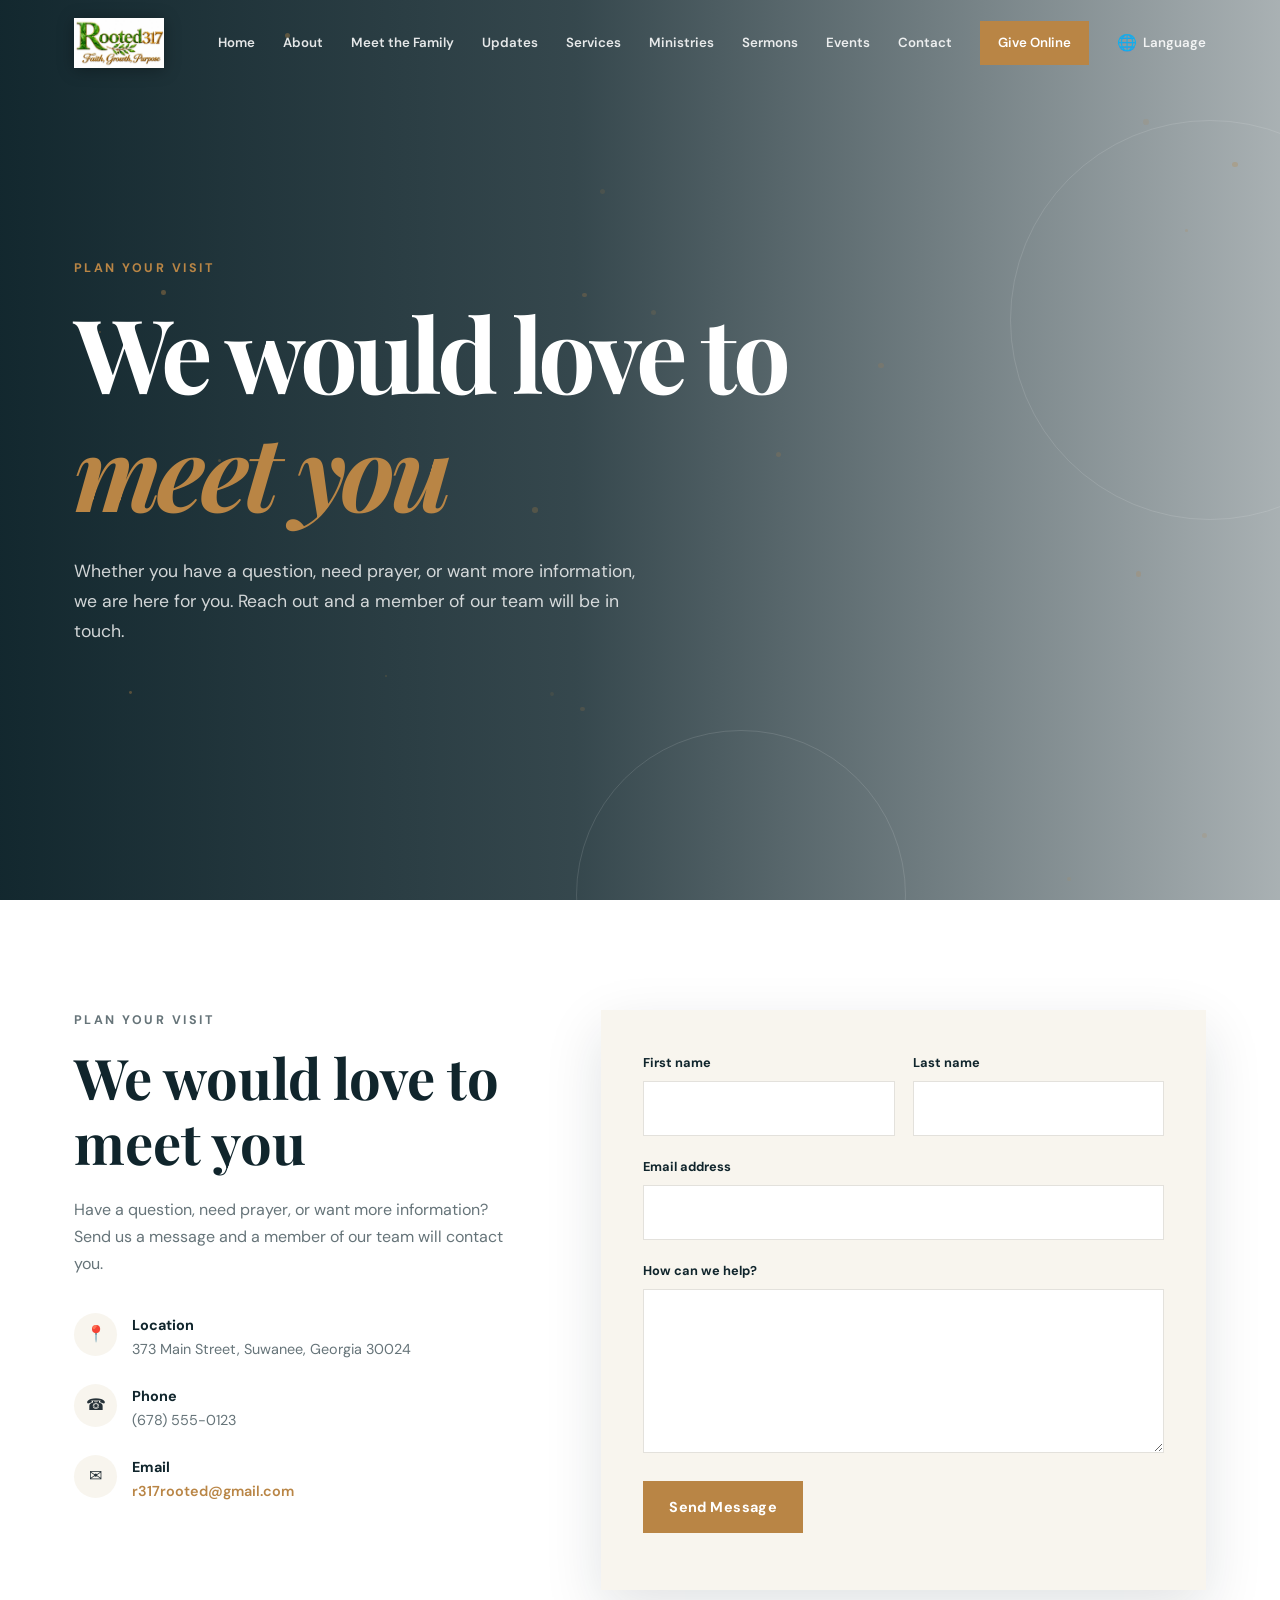
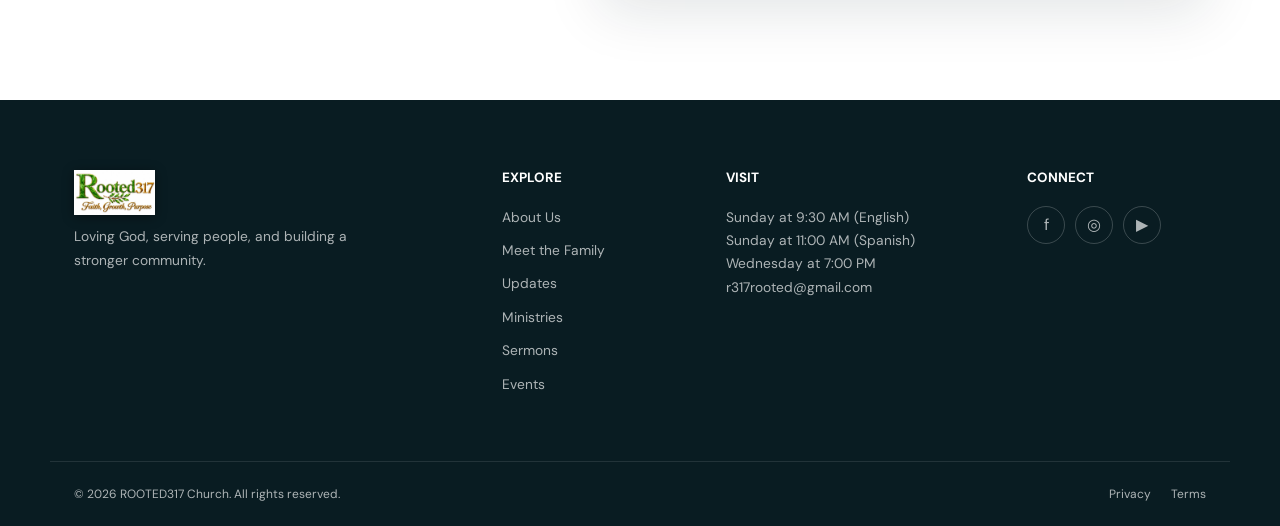
<file: contact.html>
<!DOCTYPE html>
<html lang="en">
<head>
  <meta charset="UTF-8" />
  <meta name="viewport" content="width=device-width, initial-scale=1.0, viewport-fit=cover" />
  <link rel="icon" type="image/png" sizes="32x32" href="favicon-32.png" />
  <link rel="icon" type="image/png" sizes="192x192" href="favicon.png" />
  <link rel="apple-touch-icon" href="apple-touch-icon.png" />
  <meta name="theme-color" content="#10252c" />
  <meta
    name="description"
    content="Contact ROOTED317 Church — get in touch, ask questions, request prayer, or plan your visit. We would love to hear from you."
  />
  <title>Contact — ROOTED317 Church</title>

  <link rel="preconnect" href="https://fonts.googleapis.com" />
  <link rel="preconnect" href="https://fonts.gstatic.com" crossorigin />
  <link
    href="https://fonts.googleapis.com/css2?family=DM+Sans:wght@400;500;600;700&family=Playfair+Display:wght@600;700&display=swap"
    rel="stylesheet"
  />

  <link rel="stylesheet" href="language-selector.css" />
  <link rel="stylesheet" href="style.css" />
</head>

<body>
  <!-- Navigation -->
  <header class="header" id="header">
    <nav class="navbar container">
      <a href="index.html" class="logo">
        <img src="ROOTED-logo.jpg" alt="ROOTED317 Logo" class="logo-img">
      </a>

      <button
        class="menu-button"
        id="menuButton"
        aria-label="Open navigation menu"
        aria-expanded="false"
      >
        <span></span>
        <span></span>
        <span></span>
      </button>

      <div class="nav-menu" id="navMenu">
        <a href="index.html">Home</a>
        <a href="about.html">About</a>
        <a href="meet-the-family.html">Meet the Family</a>
        <a href="updates.html">Updates</a>
        <a href="services.html">Services</a>
        <a href="ministries.html">Ministries</a>
        <a href="sermons.html">Sermons</a>
        <a href="events.html">Events</a>
        <a href="contact.html" class="active">Contact</a>
        <a href="give.html" class="nav-button">Give Online</a>
      </div>
    </nav>
  </header>

  <main>
    <!-- Hero -->
    <section class="hero" id="home">
      <div class="hero-overlay"></div>
      <div class="hero-shape hero-shape-one"></div>
      <div class="hero-shape hero-shape-two"></div>

      <div class="container hero-content">
        <p class="eyebrow hero-animation">
          Plan your visit
        </p>

        <h1 class="hero-animation">
          We would love to
          <span>meet you</span>
        </h1>

        <p class="hero-description hero-animation">
          Whether you have a question, need prayer, or want more
          information, we are here for you. Reach out and a member
          of our team will be in touch.
        </p>
      </div>
    </section>

    <!-- Contact -->
    <section class="section contact-section" id="contact">
      <div class="container contact-grid">
        <div class="contact-content reveal-left">
          <p class="eyebrow">Plan your visit</p>
          <h2>We would love to meet you</h2>

          <p>
            Have a question, need prayer, or want more information?
            Send us a message and a member of our team will contact you.
          </p>

          <div class="contact-details">
            <div>
              <span>📍</span>
              <p>
                <strong>Location</strong>
                373 Main Street, Suwanee, Georgia 30024
              </p>
            </div>

            <div>
              <span>☎</span>
              <p>
                <strong>Phone</strong>
                (678) 555-0123
              </p>
            </div>

            <div>
              <span>✉</span>
              <p>
                <strong>Email</strong>
                <a href="mailto:r317rooted@gmail.com">r317rooted@gmail.com</a>
              </p>
            </div>
          </div>
        </div>

        <form class="contact-form reveal-right" id="contactForm">
          <div class="form-row">
            <div class="form-group">
              <label for="firstName">First name</label>
              <input
                type="text"
                id="firstName"
                name="firstName"
                required
              />
            </div>

            <div class="form-group">
              <label for="lastName">Last name</label>
              <input
                type="text"
                id="lastName"
                name="lastName"
                required
              />
            </div>
          </div>

          <div class="form-group">
            <label for="email">Email address</label>
            <input
              type="email"
              id="email"
              name="email"
              required
            />
          </div>

          <div class="form-group">
            <label for="message">How can we help?</label>
            <textarea
              id="message"
              name="message"
              rows="5"
              required
            ></textarea>
          </div>

          <button type="submit" class="button button-primary">
            Send Message
          </button>

          <p class="form-message" id="formMessage"></p>
        </form>
      </div>
    </section>
  </main>

  <!-- Footer -->
  <footer class="footer">
    <div class="container footer-grid">
      <div>
        <a href="index.html" class="logo footer-logo">
          <img src="ROOTED-logo.jpg" alt="ROOTED317 Logo" class="logo-img">
        </a>

        <p>
          Loving God, serving people, and building a stronger community.
        </p>
      </div>

      <div>
        <h3>Explore</h3>
        <a href="about.html">About Us</a>
        <a href="meet-the-family.html">Meet the Family</a>
        <a href="updates.html">Updates</a>
        <a href="ministries.html">Ministries</a>
        <a href="sermons.html">Sermons</a>
        <a href="events.html">Events</a>
      </div>

      <div>
        <h3>Visit</h3>
        <p>Sunday at 9:30 AM (English)</p>
        <p>Sunday at 11:00 AM (Spanish)</p>
        <p>Wednesday at 7:00 PM</p>
        <p>
          <a href="mailto:r317rooted@gmail.com">r317rooted@gmail.com</a>
        </p>
      </div>

      <div>
        <h3>Connect</h3>
        <div class="social-links">
          <a href="https://www.facebook.com/share/p/1F45ZCB2Nk/" target="_blank" rel="noopener noreferrer" aria-label="Facebook">f</a>
          <a href="#" aria-label="Instagram">◎</a>
          <a href="https://www.youtube.com/live/7pUGcycP3KI" target="_blank" rel="noopener" aria-label="YouTube">▶</a>
        </div>
      </div>
    </div>

    <div class="container footer-bottom">
      <p>
        © <span id="currentYear"></span> ROOTED317 Church.
        All rights reserved.
      </p>

      <div>
        <a href="#">Privacy</a>
        <a href="#">Terms</a>
      </div>
    </div>
  </footer>

  <script src="language-selector.js"></script>
  <script src="script.js"></script>

</body>
</html>
</file>
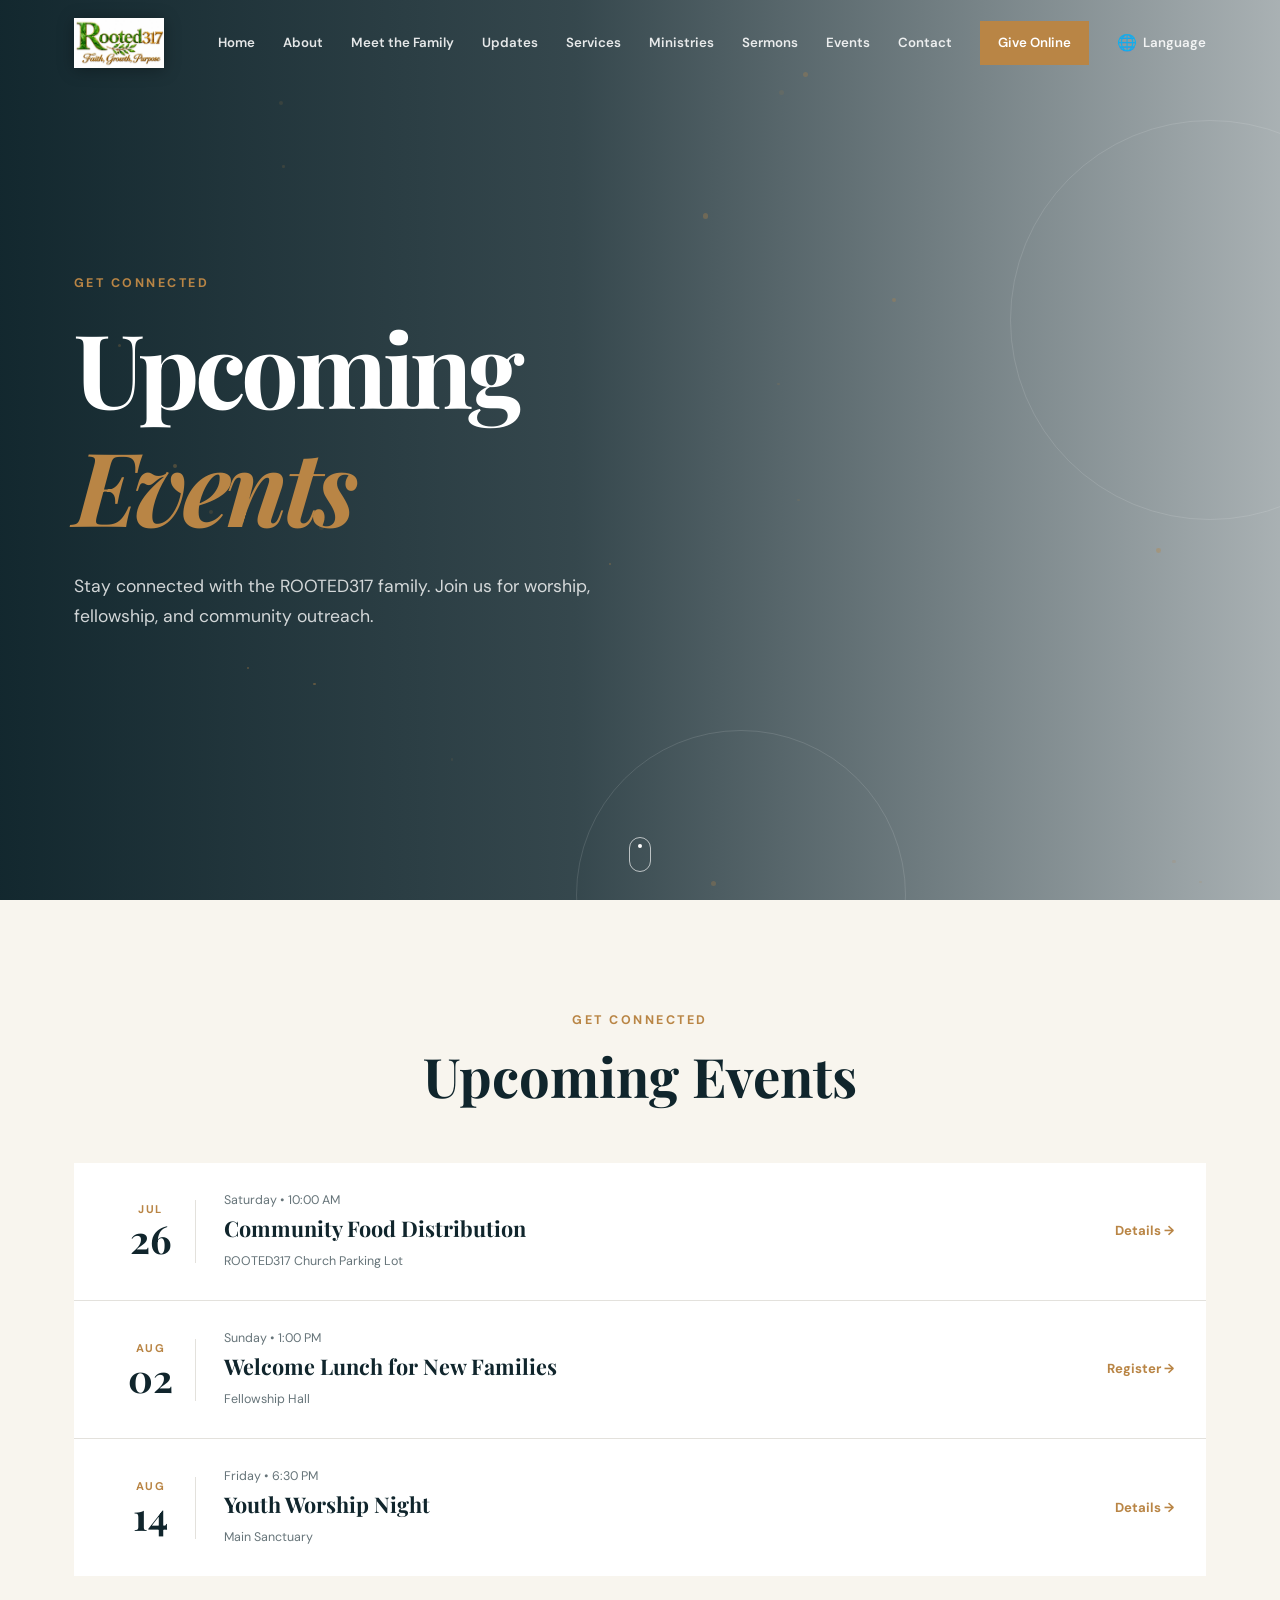
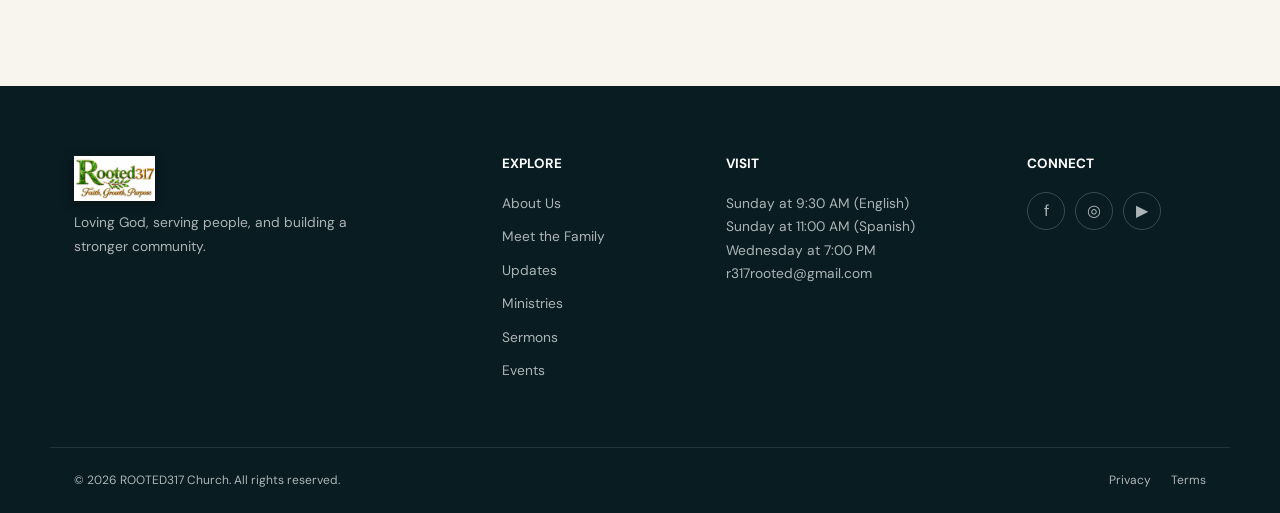
<file: events.html>
<!DOCTYPE html>
<html lang="en">
<head>
  <meta charset="UTF-8" />

  <meta
    name="viewport"
    content="width=device-width, initial-scale=1.0, viewport-fit=cover"
  />
  <link rel="icon" type="image/png" sizes="32x32" href="favicon-32.png" />
  <link rel="icon" type="image/png" sizes="192x192" href="favicon.png" />
  <link rel="apple-touch-icon" href="apple-touch-icon.png" />
  <meta name="theme-color" content="#10252c" />

  <meta
    name="description"
    content="Upcoming events at ROOTED317 Church. Join us for community gatherings, worship nights, and more."
  />

  <title>Events — ROOTED317 Church</title>

  <link rel="preconnect" href="https://fonts.googleapis.com" />
  <link rel="preconnect" href="https://fonts.gstatic.com" crossorigin />

  <link
    href="https://fonts.googleapis.com/css2?family=DM+Sans:wght@400;500;600;700&family=Playfair+Display:wght@600;700&display=swap"
    rel="stylesheet"
  />

  <link rel="stylesheet" href="language-selector.css" />
  <link rel="stylesheet" href="style.css" />
</head>

<body>
  <!-- Navigation -->
  <header class="header" id="header">
    <nav class="navbar container">
      <a href="index.html" class="logo">
        <img src="ROOTED-logo.jpg" alt="ROOTED317 Logo" class="logo-img">
      </a>

      <button
        class="menu-button"
        id="menuButton"
        aria-label="Open navigation menu"
        aria-expanded="false"
      >
        <span></span>
        <span></span>
        <span></span>
      </button>

      <div class="nav-menu" id="navMenu">
        <a href="index.html">Home</a>
        <a href="about.html">About</a>
        <a href="meet-the-family.html">Meet the Family</a>
        <a href="updates.html">Updates</a>
        <a href="services.html">Services</a>
        <a href="ministries.html">Ministries</a>
        <a href="sermons.html">Sermons</a>
        <a href="events.html" class="active">Events</a>
        <a href="contact.html">Contact</a>
        <a href="give.html" class="nav-button">Give Online</a>
      </div>
    </nav>
  </header>

  <main>
    <!-- Hero -->
    <section class="hero" id="home">
      <div class="hero-overlay"></div>

      <div class="hero-shape hero-shape-one"></div>
      <div class="hero-shape hero-shape-two"></div>

      <div class="container hero-content">
        <p class="eyebrow hero-animation">
          Get connected
        </p>

        <h1 class="hero-animation">
          Upcoming
          <span>Events</span>
        </h1>

        <p class="hero-description hero-animation">
          Stay connected with the ROOTED317 family. Join us for worship,
          fellowship, and community outreach.
        </p>
      </div>

      <a href="#events" class="scroll-indicator" aria-label="Scroll down">
        <span></span>
      </a>
    </section>

    <!-- Events -->
    <section class="section events-section" id="events">
      <div class="container">
        <div class="section-heading reveal">
          <p class="eyebrow">Get connected</p>
          <h2>Upcoming Events</h2>
        </div>

        <div class="event-list">
          <article class="event-item reveal">
            <div class="event-date">
              <span>JUL</span>
              <strong>26</strong>
            </div>

            <div class="event-information">
              <p>Saturday • 10:00 AM</p>
              <h3>Community Food Distribution</h3>
              <span>ROOTED317 Church Parking Lot</span>
            </div>

            <a href="contact.html">Details →</a>
          </article>

          <article class="event-item reveal">
            <div class="event-date">
              <span>AUG</span>
              <strong>02</strong>
            </div>

            <div class="event-information">
              <p>Sunday • 1:00 PM</p>
              <h3>Welcome Lunch for New Families</h3>
              <span>Fellowship Hall</span>
            </div>

            <a href="contact.html">Register →</a>
          </article>

          <article class="event-item reveal">
            <div class="event-date">
              <span>AUG</span>
              <strong>14</strong>
            </div>

            <div class="event-information">
              <p>Friday • 6:30 PM</p>
              <h3>Youth Worship Night</h3>
              <span>Main Sanctuary</span>
            </div>

            <a href="contact.html">Details →</a>
          </article>
        </div>
      </div>
    </section>
  </main>

  <!-- Footer -->
  <footer class="footer">
    <div class="container footer-grid">
      <div>
        <a href="index.html" class="logo footer-logo">
          <img src="ROOTED-logo.jpg" alt="ROOTED317 Logo" class="logo-img">
        </a>

        <p>
          Loving God, serving people, and building a stronger community.
        </p>
      </div>

      <div>
        <h3>Explore</h3>
        <a href="about.html">About Us</a>
        <a href="meet-the-family.html">Meet the Family</a>
        <a href="updates.html">Updates</a>
        <a href="ministries.html">Ministries</a>
        <a href="sermons.html">Sermons</a>
        <a href="events.html">Events</a>
      </div>

      <div>
        <h3>Visit</h3>
        <p>Sunday at 9:30 AM (English)</p>
        <p>Sunday at 11:00 AM (Spanish)</p>
        <p>Wednesday at 7:00 PM</p>
        <p>
          <a href="mailto:r317rooted@gmail.com">r317rooted@gmail.com</a>
        </p>
      </div>

      <div>
        <h3>Connect</h3>
        <div class="social-links">
          <a href="https://www.facebook.com/share/p/1F45ZCB2Nk/" target="_blank" rel="noopener noreferrer" aria-label="Facebook">f</a>
          <a href="#" aria-label="Instagram">◎</a>
          <a href="https://www.youtube.com/live/7pUGcycP3KI" target="_blank" rel="noopener" aria-label="YouTube">▶</a>
        </div>
      </div>
    </div>

    <div class="container footer-bottom">
      <p>
        © <span id="currentYear"></span> ROOTED317 Church.
        All rights reserved.
      </p>

      <div>
        <a href="#">Privacy</a>
        <a href="#">Terms</a>
      </div>
    </div>
  </footer>

  <script src="language-selector.js"></script>
  <script src="script.js"></script>
</body>
</html>
</file>
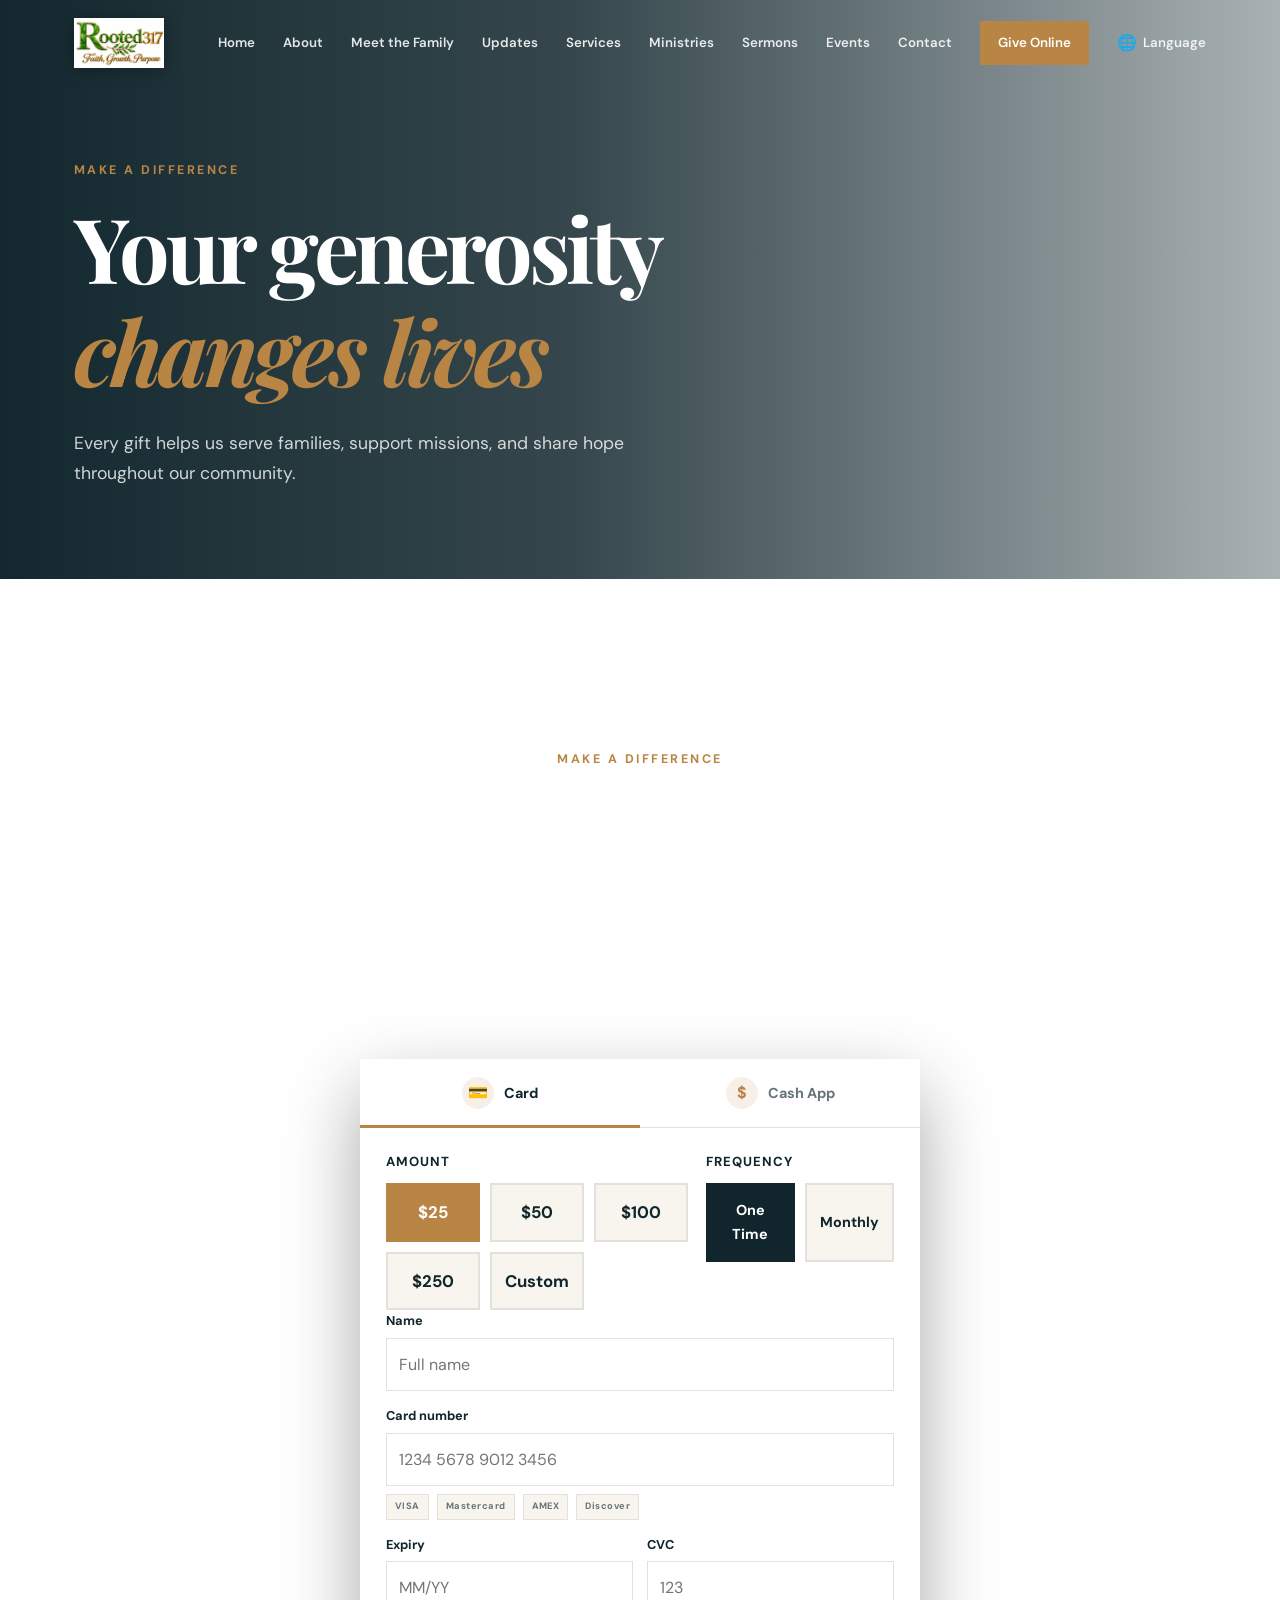
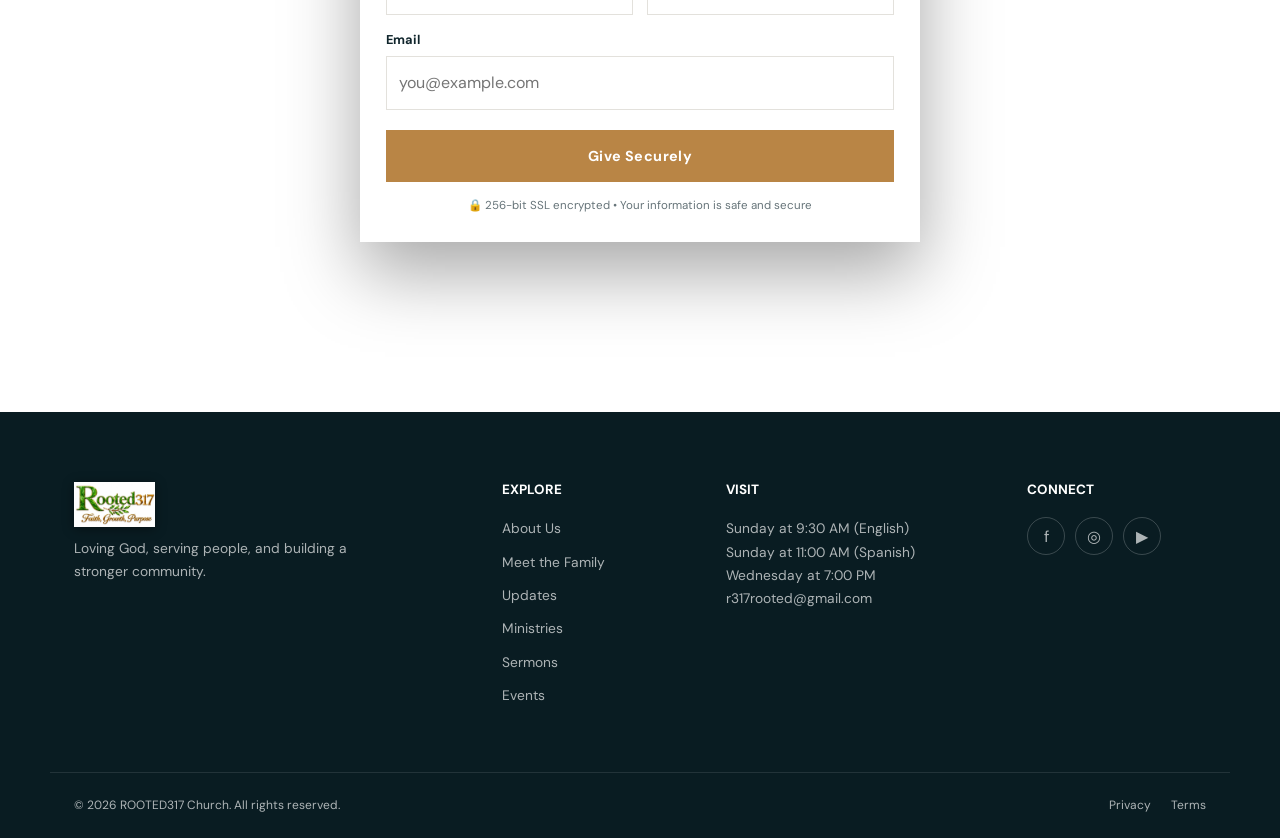
<file: give.html>
<!DOCTYPE html>
<html lang="en">
<head>
  <meta charset="UTF-8" />

  <meta
    name="viewport"
    content="width=device-width, initial-scale=1.0, viewport-fit=cover"
  />
  <link rel="icon" type="image/png" sizes="32x32" href="favicon-32.png" />
  <link rel="icon" type="image/png" sizes="192x192" href="favicon.png" />
  <link rel="apple-touch-icon" href="apple-touch-icon.png" />
  <meta name="theme-color" content="#10252c" />

  <meta
    name="description"
    content="Give online to ROOTED317 Church. Your generosity helps us serve families, support missions, and share hope throughout our community."
  />

  <title>Give — ROOTED317 Church</title>

  <link rel="preconnect" href="https://fonts.googleapis.com" />
  <link rel="preconnect" href="https://fonts.gstatic.com" crossorigin />

  <link
    href="https://fonts.googleapis.com/css2?family=DM+Sans:wght@400;500;600;700&family=Playfair+Display:wght@600;700&display=swap"
    rel="stylesheet"
  />

  <link rel="stylesheet" href="language-selector.css" />
  <link rel="stylesheet" href="style.css" />

  <style>
    .give-hero {
      align-items: center;
      background:
        url("https://images.unsplash.com/photo-1559027615-cd4628902d4a?auto=format&fit=crop&w=1800&q=80")
        center / cover no-repeat;
      color: var(--white);
      display: flex;
      min-height: 55vh;
      overflow: hidden;
      padding-block: 160px 90px;
      position: relative;
    }

    .give-hero-overlay {
      background:
        linear-gradient(
          90deg,
          rgba(9, 31, 38, 0.96) 0%,
          rgba(9, 31, 38, 0.82) 45%,
          rgba(9, 31, 38, 0.35) 100%
        );
      inset: 0;
      position: absolute;
    }

    .give-hero-content {
      position: relative;
      z-index: 2;
    }

    .give-hero h1 {
      color: var(--white);
      font-size: clamp(2.2rem, 7vw, 5.8rem);
      letter-spacing: -0.045em;
      max-width: 760px;
    }

    .give-hero h1 span {
      color: var(--primary);
      display: block;
      font-style: italic;
    }

    .give-hero-description {
      color: rgba(255, 255, 255, 0.8);
      font-size: 1.1rem;
      margin: 28px 0 0;
      max-width: 570px;
    }

    .give-page-section {
      background: var(--bg-light);
      padding-block: 80px;
    }

    .give-page-section .giving-widget {
      margin: 40px auto 0;
      max-width: 560px;
    }
  </style>
</head>

<body>
  <!-- Navigation -->
  <header class="header" id="header">
    <nav class="navbar container">
      <a href="index.html" class="logo">
        <img src="ROOTED-logo.jpg" alt="ROOTED317 Logo" class="logo-img">
      </a>

      <button
        class="menu-button"
        id="menuButton"
        aria-label="Open navigation menu"
        aria-expanded="false"
      >
        <span></span>
        <span></span>
        <span></span>
      </button>

      <div class="nav-menu" id="navMenu">
        <a href="index.html">Home</a>
        <a href="about.html">About</a>
        <a href="meet-the-family.html">Meet the Family</a>
        <a href="updates.html">Updates</a>
        <a href="services.html">Services</a>
        <a href="ministries.html">Ministries</a>
        <a href="sermons.html">Sermons</a>
        <a href="events.html">Events</a>
        <a href="contact.html">Contact</a>

        <a href="give.html" class="nav-button">
          Give Online
        </a>
      </div>
    </nav>
  </header>

  <main>
    <!-- Page Hero -->
    <section class="give-hero">
      <div class="give-hero-overlay"></div>

      <div class="container give-hero-content">
        <p class="eyebrow hero-animation">
          Make a difference
        </p>

        <h1 class="hero-animation">
          Your generosity
          <span>changes lives</span>
        </h1>

        <p class="give-hero-description hero-animation">
          Every gift helps us serve families, support missions, and share
          hope throughout our community.
        </p>
      </div>
    </section>

    <!-- Giving Widget Section -->
    <section class="section give-page-section">
      <div class="container">
        <div class="give-content reveal" style="max-width:700px;margin:0 auto;text-align:center;">
          <p class="eyebrow">Make a difference</p>

          <h2>Your generosity changes lives</h2>

          <p>
            Every gift helps us serve families, support missions, and share
            hope throughout our community.
          </p>

          <div class="giving-widget">
            <div class="giving-payment-methods">
              <button class="giving-method is-active" data-giving-method="card" type="button">
                <span class="giving-method-icon">💳</span>
                Card
              </button>
              <button class="giving-method" data-giving-method="cashapp" type="button">
                <span class="giving-method-icon">$</span>
                Cash App
              </button>
            </div>

            <!-- Card payment -->
            <form class="giving-form" id="givingCardForm" data-giving-panel="card">
              <div class="giving-quick-row">
                <div class="giving-step">
                  <h3 class="giving-step-title">Amount</h3>

                  <div class="giving-amounts">
                    <button class="giving-amount is-active" type="button" data-amount="25">$25</button>
                    <button class="giving-amount" type="button" data-amount="50">$50</button>
                    <button class="giving-amount" type="button" data-amount="100">$100</button>
                    <button class="giving-amount" type="button" data-amount="250">$250</button>
                    <button class="giving-amount is-custom" type="button" data-custom>Custom</button>
                  </div>

                  <div class="giving-custom hidden" id="givingCustom">
                    <label for="givingCustomAmount">Custom amount ($)</label>
                    <input type="number" id="givingCustomAmount" min="1" placeholder="Enter amount" />
                  </div>
                </div>

                <div class="giving-step">
                  <h3 class="giving-step-title">Frequency</h3>

                  <div class="giving-frequency">
                    <button class="giving-frequency-option is-active" type="button" data-frequency="once">
                      One Time
                    </button>
                    <button class="giving-frequency-option" type="button" data-frequency="monthly">
                      Monthly
                    </button>
                  </div>
                </div>
              </div>

              <div class="giving-form-group">
                <label for="givingName">Name</label>
                <input type="text" id="givingName" placeholder="Full name" />
              </div>

              <div class="giving-form-group">
                <label for="givingCardNumber">Card number</label>
                <input type="text" id="givingCardNumber" placeholder="1234 5678 9012 3456" inputmode="numeric" />
                <div class="giving-card-badges">
                  <span class="giving-card-badge">VISA</span>
                  <span class="giving-card-badge">Mastercard</span>
                  <span class="giving-card-badge">AMEX</span>
                  <span class="giving-card-badge">Discover</span>
                </div>
              </div>

              <div class="giving-form-row">
                <div class="giving-form-group">
                  <label for="givingExpiry">Expiry</label>
                  <input type="text" id="givingExpiry" placeholder="MM/YY" />
                </div>

                <div class="giving-form-group">
                  <label for="givingCvc">CVC</label>
                  <input type="text" id="givingCvc" placeholder="123" />
                </div>
              </div>

              <div class="giving-form-group">
                <label for="givingEmail">Email</label>
                <input type="email" id="givingEmail" placeholder="you@example.com" />
              </div>

              <button type="submit" class="button button-primary giving-submit" id="givingSubmit">
                Give Securely
              </button>
              <p class="giving-message" id="givingMessage"></p>
              <p class="giving-secure-note">
                🔒 256-bit SSL encrypted • Your information is safe and secure
              </p>
            </form>

            <!-- Cash App payment -->
            <div class="giving-form" data-giving-panel="cashapp" hidden>
              <div class="giving-step">
                <h3 class="giving-step-title">Give with Cash App</h3>

                <div class="cashapp-box">
                  <span class="cashapp-logo">$</span>
                  <p>
                    Send your gift directly to us using Cash App. We will receive
                    your gift instantly and send you a receipt.
                  </p>

                  <div class="cashapp-details">
                    <p>
                      <strong>Cash App Tag</strong>
                      <span>$ROOTED317</span>
                    </p>
                    <p>
                      <strong>Name</strong>
                      <span>ROOTED317 Church</span>
                    </p>
                  </div>

                  <a
                    href="https://cash.app/$ROOTED317"
                    target="_blank"
                    rel="noopener"
                    class="button button-primary"
                  >
                    Open Cash App
                  </a>

                  <p class="cashapp-note">
                    After sending, please email us at
                    <a href="mailto:r317rooted@gmail.com">r317rooted@gmail.com</a>
                    with the amount and date so we can send your giving receipt.
                  </p>
                </div>
              </div>
            </div>
          </div>
        </div>
      </div>
    </section>
  </main>

  <!-- Footer -->
  <footer class="footer">
    <div class="container footer-grid">
      <div>
        <a href="index.html" class="logo footer-logo">
        <img src="ROOTED-logo.jpg" alt="ROOTED317 Logo" class="logo-img">
        </a>

        <p>
          Loving God, serving people, and building a stronger community.
        </p>
      </div>

      <div>
        <h3>Explore</h3>
        <a href="about.html">About Us</a>
        <a href="meet-the-family.html">Meet the Family</a>
        <a href="updates.html">Updates</a>
        <a href="ministries.html">Ministries</a>
        <a href="sermons.html">Sermons</a>
        <a href="events.html">Events</a>
      </div>

      <div>
        <h3>Visit</h3>
        <p>Sunday at 9:30 AM (English)</p>
        <p>Sunday at 11:00 AM (Spanish)</p>
        <p>Wednesday at 7:00 PM</p>
        <p>
          <a href="mailto:r317rooted@gmail.com">r317rooted@gmail.com</a>
        </p>
      </div>

      <div>
        <h3>Connect</h3>
        <div class="social-links">
          <a href="https://www.facebook.com/share/p/1F45ZCB2Nk/" target="_blank" rel="noopener noreferrer" aria-label="Facebook">f</a>
          <a href="#" aria-label="Instagram">◎</a>
          <a href="https://www.youtube.com/live/7pUGcycP3KI" target="_blank" rel="noopener" aria-label="YouTube">▶</a>
        </div>
      </div>
    </div>

    <div class="container footer-bottom">
      <p>
        © <span id="currentYear"></span> ROOTED317 Church.
        All rights reserved.
      </p>

      <div>
        <a href="#">Privacy</a>
        <a href="#">Terms</a>
      </div>
    </div>
  </footer>

  <script src="language-selector.js"></script>
  <script src="script.js"></script>

</body>
</html>
</file>
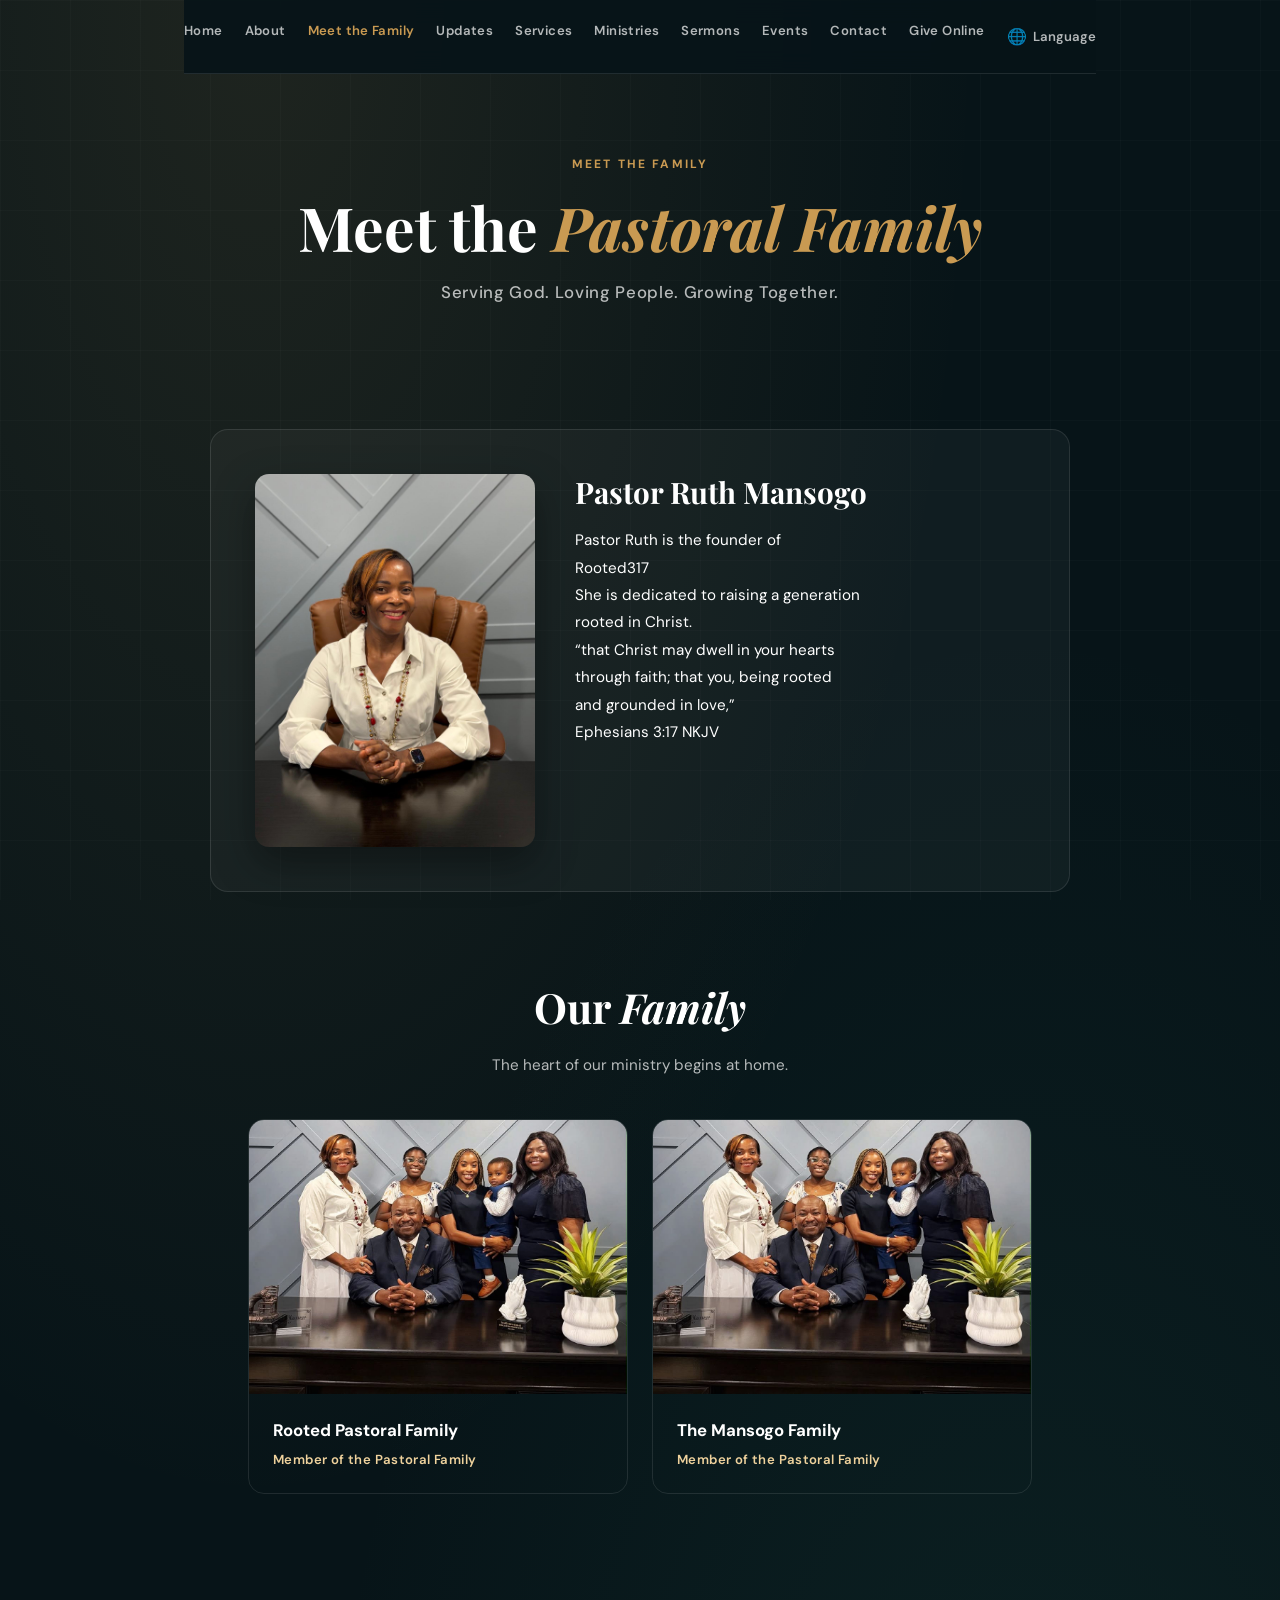
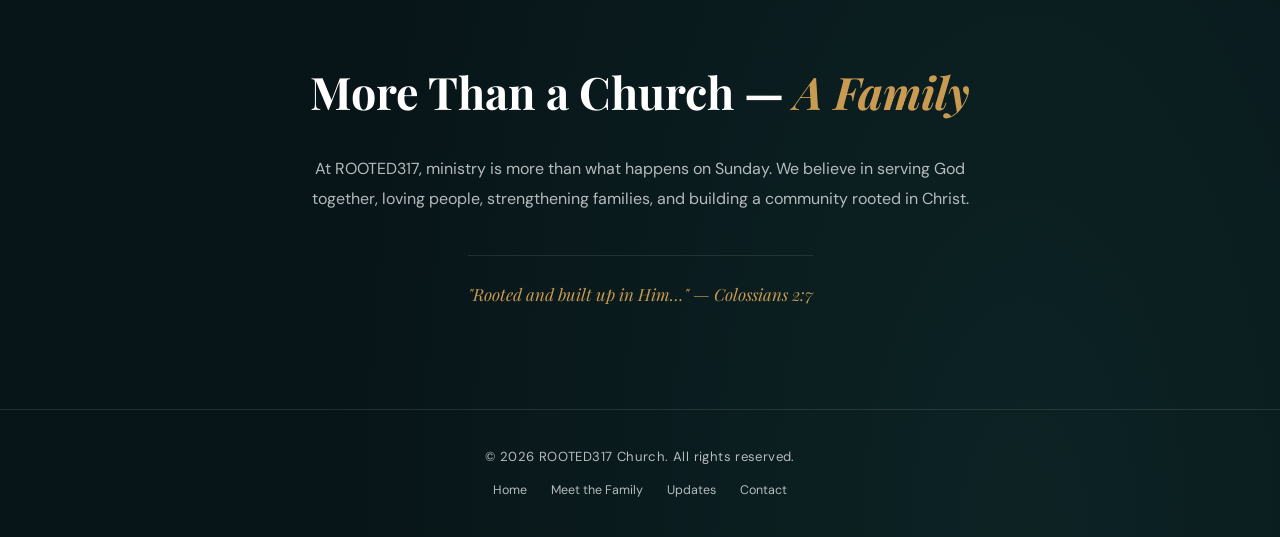
<file: meet-the-family.html>
<!DOCTYPE html>
<html lang="en">
<head>
  <meta charset="UTF-8" />
  <meta name="viewport" content="width=device-width, initial-scale=1.0, viewport-fit=cover" />
  <link rel="icon" type="image/png" sizes="32x32" href="favicon-32.png" />
  <link rel="icon" type="image/png" sizes="192x192" href="favicon.png" />
  <link rel="apple-touch-icon" href="apple-touch-icon.png" />
  <meta name="theme-color" content="#10252c" />
  <meta
    name="description"
    content="Meet the Pastoral Family of ROOTED317 Church — Pastor Antonio Mansogo, Pastor Ruth Mansogo, and their family. Serving God. Loving People. Growing Together."
  />
  <title>Meet the Family — ROOTED317 Church</title>

  <link rel="preconnect" href="https://fonts.googleapis.com" />
  <link rel="preconnect" href="https://fonts.gstatic.com" crossorigin />
  <link
    href="https://fonts.googleapis.com/css2?family=DM+Sans:wght@400;500;600;700&family=Playfair+Display:wght@600;700&display=swap"
    rel="stylesheet"
  />

  <link rel="stylesheet" href="language-selector.css" />

  <style>
    :root {
      --gold: #c99a52;
      --gold-light: #efd29d;
      --dark: #071418;
      --navy: #10252c;
      --cream: #f8f5ee;
      --white: #ffffff;
      --muted: rgba(255, 255, 255, 0.7);
      --border: rgba(255,255,255,0.1);
      --transition: 300ms ease;
    }

    * {
      box-sizing: border-box;
      margin: 0;
      padding: 0;
    }

    body {
      background:
        radial-gradient(ellipse at 20% 0%, rgba(201, 154, 82, 0.12), transparent 50%),
        radial-gradient(ellipse at 80% 100%, rgba(45, 125, 110, 0.14), transparent 50%),
        var(--dark);
      color: var(--white);
      font-family: "DM Sans", sans-serif;
      line-height: 1.7;
      min-height: 100vh;
      overflow-x: hidden;
    }

    .texture {
      background-image:
        linear-gradient(rgba(255, 255, 255, 0.02) 1px, transparent 1px),
        linear-gradient(90deg, rgba(255, 255, 255, 0.02) 1px, transparent 1px);
      background-size: 70px 70px;
      inset: 0;
      pointer-events: none;
      position: fixed;
      z-index: 0;
    }

    .container {
      margin-inline: auto;
      max-width: 960px;
      padding-inline: 24px;
      position: relative;
      width: 100%;
      z-index: 2;
    }

    a { color: inherit; text-decoration: none; }
    img { max-width: 100%; height: auto; display: block; }

    /* Header */
    .header {
      align-items: center;
      border-bottom: 1px solid var(--border);
      display: flex;
      flex-wrap: wrap;
      gap: 16px;
      justify-content: space-between;
      padding: 20px 0;
      position: sticky;
      top: 0;
      z-index: 100;
      background: rgba(7, 20, 24, 0.92);
      backdrop-filter: blur(12px);
      -webkit-backdrop-filter: blur(12px);
    }

    .page-nav {
      display: flex;
      gap: 22px;
      flex-wrap: wrap;
    }

    .page-nav a {
      color: var(--muted);
      font-size: 0.82rem;
      font-weight: 600;
      letter-spacing: 0.03em;
      transition: color var(--transition);
    }

    .page-nav a:hover,
    .page-nav a.is-active {
      color: var(--gold);
    }

    .brand {
      align-items: center;
      display: inline-flex;
      gap: 13px;
    }

    .brand-icon {
      align-items: center;
      border: 1px solid rgba(255,255,255,0.5);
      border-radius: 50%;
      display: flex;
      font-size: 1.3rem;
      height: 44px;
      justify-content: center;
      width: 44px;
      transition: transform var(--transition);
    }

    .brand:hover .brand-icon { transform: scale(1.08); }

    .brand-text strong {
      color: var(--gold);
      display: block;
      font-size: 1.15rem;
      letter-spacing: 0.1em;
      line-height: 1.2;
    }

    .brand-text small {
      color: var(--muted);
      font-size: 0.68rem;
      letter-spacing: 0.06em;
      text-transform: uppercase;
    }

    .back-link {
      color: var(--muted);
      font-size: 0.85rem;
      font-weight: 600;
      letter-spacing: 0.03em;
      transition: color var(--transition);
    }

    .back-link:hover { color: var(--gold); }

    /* Hero */
    .page-hero {
      padding: 80px 0 50px;
      text-align: center;
    }

    .eyebrow {
      color: var(--gold);
      font-size: 0.75rem;
      font-weight: 700;
      letter-spacing: 0.18em;
      margin-bottom: 18px;
      text-transform: uppercase;
    }

    .page-hero h1 {
      font-family: "Playfair Display", serif;
      font-size: clamp(2.2rem, 6vw, 3.8rem);
      font-weight: 700;
      line-height: 1.15;
      margin-bottom: 16px;
    }

    .page-hero h1 em {
      color: var(--gold);
      font-style: italic;
    }

    .page-hero .subtitle {
      color: var(--muted);
      font-size: 1.05rem;
      font-weight: 500;
      letter-spacing: 0.04em;
    }

    /* Profile Cards — shared layout */
    .profiles-grid {
      display: grid;
      gap: 48px;
      margin: 72px auto;
      max-width: 860px;
    }

    .profile-card {
      align-items: start;
      background: rgba(255,255,255,0.04);
      border: 1px solid var(--border);
      border-radius: 18px;
      display: grid;
      gap: 40px;
      padding: 44px;
      transition: box-shadow var(--transition), border-color var(--transition);
    }

    .profile-card:hover {
      border-color: rgba(201,154,82,0.25);
      box-shadow: 0 12px 40px rgba(0,0,0,0.3);
    }

    .profile-card.reverse {
      direction: rtl;
    }

    .profile-card.reverse > * {
      direction: ltr;
    }

    .profile-portrait {
      flex-shrink: 0;
    }

    .profile-portrait img {
      aspect-ratio: 3 / 4;
      border-radius: 14px;
      box-shadow: 0 16px 40px rgba(0,0,0,0.4);
      object-fit: cover;
      object-position: center 20%;
      width: 100%;
    }

    .profile-content {
      display: flex;
      flex-direction: column;
      justify-content: center;
      min-height: 200px;
    }

    .profile-role {
      color: var(--gold);
      font-size: 0.72rem;
      font-weight: 700;
      letter-spacing: 0.14em;
      margin-bottom: 10px;
      text-transform: uppercase;
    }

    .profile-content h2 {
      font-family: "Playfair Display", serif;
      font-size: 1.85rem;
      font-weight: 700;
      line-height: 1.2;
      margin-bottom: 18px;
    }

    .profile-content p {
      color: var(--muted);
      font-size: 0.95rem;
      line-height: 1.8;
    }

    /* Ruth biography — plain white, left-aligned, regular font, exact line breaks */
    .profile-bio-block {
      color: var(--white) !important;
      font-family: "DM Sans", sans-serif;
      font-size: 0.95rem !important;
      font-style: normal;
      font-weight: 400;
      letter-spacing: normal;
      line-height: 1.8;
      margin-top: 0;
      overflow-wrap: break-word;
      text-align: left;
      white-space: pre-line;
    }

    /* Text-only profile card (leader with no portrait) — centered & balanced */
    .profile-card.no-portrait {
      display: block;
      text-align: center;
    }

    .profile-card.no-portrait .profile-content {
      align-items: center;
      margin-inline: auto;
      max-width: 640px;
      min-height: 0;
      padding: 8px 0;
      text-align: center;
    }

    .profile-card.no-portrait .profile-content h2,
    .profile-card.no-portrait .profile-content p {
      text-align: center;
    }

    /* Family Members Grid */
    .family-section-heading {
      text-align: center;
      margin: 80px 0 40px;
    }

    .family-section-heading h2 {
      font-family: "Playfair Display", serif;
      font-size: clamp(1.8rem, 4vw, 2.6rem);
      font-weight: 700;
      margin-bottom: 10px;
    }

    .family-section-heading p {
      color: var(--muted);
      font-size: 0.95rem;
    }

    .family-grid {
      display: grid;
      grid-template-columns: repeat(2, minmax(280px, 380px));
      gap: 24px;
      justify-content: center;
      align-items: start;
      margin: 0 auto 80px;
    }

    .member-card {
      border: 1px solid var(--border);
      border-radius: 16px;
      overflow: hidden;
      height: auto !important;
      min-height: 0 !important;
      display: block !important;
      transition: border-color var(--transition), box-shadow var(--transition), transform var(--transition);
    }

    .member-card:hover {
      border-color: rgba(201,154,82,0.25);
      box-shadow: 0 10px 30px rgba(0,0,0,0.3);
      transform: translateY(-3px);
    }

    .member-card img {
      width: 100%;
      height: auto !important;
      max-height: none !important;
      min-height: 0 !important;
      aspect-ratio: auto !important;
      display: block !important;
      object-fit: contain !important;
      object-position: center center !important;
      overflow: visible !important;
    }

    .member-card-info {
      padding: 22px 24px;
    }

    .member-card-info h3 {
      font-size: 1.05rem;
      font-weight: 700;
      margin-bottom: 4px;
    }

    .member-card-info p {
      color: var(--gold-light);
      font-size: 0.82rem;
      font-weight: 600;
      letter-spacing: 0.03em;
    }

    /* Closing */
    .closing-section {
      padding: 80px 0 100px;
      text-align: center;
    }

    .closing-section h2 {
      font-family: "Playfair Display", serif;
      font-size: clamp(1.8rem, 5vw, 2.8rem);
      font-weight: 700;
      margin-bottom: 24px;
    }

    .closing-section h2 em {
      color: var(--gold);
      font-style: italic;
    }

    .closing-section p {
      color: var(--muted);
      font-size: 1rem;
      line-height: 1.9;
      margin-bottom: 40px;
      max-width: 660px;
      margin-inline: auto;
    }

    .closing-section .scripture {
      border-top: 1px solid var(--border);
      color: var(--gold);
      display: inline-block;
      font-family: "Playfair Display", serif;
      font-size: 1.05rem;
      font-style: italic;
      padding-top: 24px;
    }

    /* Footer */
    footer {
      border-top: 1px solid var(--border);
      padding: 36px 0;
      text-align: center;
    }

    footer p {
      color: var(--muted);
      font-size: 0.82rem;
      letter-spacing: 0.03em;
    }

    footer .footer-links {
      display: flex;
      gap: 24px;
      justify-content: center;
      margin-top: 12px;
      flex-wrap: wrap;
    }

    footer .footer-links a {
      color: var(--muted);
      font-size: 0.78rem;
      transition: color var(--transition);
    }

    footer .footer-links a:hover { color: var(--gold); }

    /* Fade-up animation */
    .fade-up {
      opacity: 0;
      transform: translateY(30px);
      transition: opacity 0.7s ease, transform 0.7s ease;
    }

    .fade-up.is-visible {
      opacity: 1;
      transform: translateY(0);
    }

    /* Responsive */
    @media (max-width: 768px) {
      .page-nav { gap: 16px; }
      .page-nav a { font-size: 0.76rem; }

      .profile-card {
        grid-template-columns: 1fr;
        padding: 28px;
        gap: 28px;
      }

      .profile-card.reverse {
        direction: ltr;
      }

      .profile-content {
        min-height: auto;
      }

      .page-hero { padding: 56px 0 36px; }
    }

    @media (max-width: 600px) {
      .page-nav {
        gap: 16px;
        flex-wrap: nowrap;
        overflow-x: auto;
        -webkit-overflow-scrolling: touch;
        scrollbar-width: none;
        width: 100%;
        padding-bottom: 6px;
      }

      .page-nav::-webkit-scrollbar {
        display: none;
      }

      .page-nav a {
        font-size: 0.78rem;
        white-space: nowrap;
      }

      .family-grid {
        grid-template-columns: 1fr;
      }

      .family-card {
        width: 100%;
        max-width: 420px;
        margin: 0 auto;
      }

      .profile-card { padding: 22px; }

      .closing-section { padding: 56px 0 72px; }
    }

    @media (min-width: 601px) and (max-width: 900px) {
      .family-grid {
        grid-template-columns: repeat(2, minmax(260px, 340px));
      }
    }

    @media (min-width: 901px) {
      .profile-card {
        grid-template-columns: 280px 1fr;
      }

      .family-grid {
        grid-template-columns: repeat(2, minmax(280px, 380px));
      }
    }
  </style>
</head>
<body>
  <div class="texture"></div>

  <div class="container">
    <!-- Header -->
    <header class="header">
      <!-- logo intentionally omitted on this page -->

      <nav class="page-nav">
        <a href="index.html">Home</a>
        <a href="about.html">About</a>
        <a href="meet-the-family.html" class="is-active">Meet the Family</a>
        <a href="updates.html">Updates</a>
        <a href="services.html">Services</a>
        <a href="ministries.html">Ministries</a>
        <a href="sermons.html">Sermons</a>
        <a href="events.html">Events</a>
        <a href="contact.html">Contact</a>
        <a href="give.html">Give Online</a>
      </nav>
    </header>

    <!-- Hero -->
    <section class="page-hero">
      <p class="eyebrow">Meet the Family</p>
      <h1>Meet the <em>Pastoral Family</em></h1>
      <p class="subtitle">Serving God. Loving People. Growing Together.</p>
    </section>

  </div>

  <!-- Profiles Section -->
  <div class="container">
    <div class="profiles-grid" id="profilesGrid"></div>
  </div>

  <!-- Family Members Section -->
  <div class="container">
    <div class="family-section-heading fade-up">
      <h2>Our <em>Family</em></h2>
      <p>The heart of our ministry begins at home.</p>
    </div>

    <div class="family-grid" id="familyGrid"></div>
  </div>

  <!-- Closing Section -->
  <section class="closing-section fade-up">
    <div class="container">
      <h2>More Than a Church — <em>A Family</em></h2>
      <p>
        At ROOTED317, ministry is more than what happens on Sunday. We believe in
        serving God together, loving people, strengthening families, and building
        a community rooted in Christ.
      </p>
      <span class="scripture">
        "Rooted and built up in Him…" — Colossians 2:7
      </span>
    </div>
  </section>

  <!-- Footer -->
  <footer>
    <div class="container">
      <p>&copy; <span id="currentYear"></span> ROOTED317 Church. All rights reserved.</p>
      <div class="footer-links">
        <a href="index.html">Home</a>
        <a href="meet-the-family.html">Meet the Family</a>
        <a href="updates.html">Updates</a>
        <a href="mailto:r317rooted@gmail.com">Contact</a>
      </div>
    </div>
  </footer>

  <script src="language-selector.js"></script>
  <script>
    // ── Family Data ──────────────────────────────────────────────
    // Edit this array to add, remove, or update family members.
    // imagePosition: controls how the image is cropped (CSS object-position).

    const pastors = [
      {
        name: "Pastor Ruth Mansogo",
        image: "images/pastor-ruth.jpg",
        imagePosition: "center top",
        bioBlock: "Pastor Ruth is the founder of\nRooted317\nShe is dedicated to raising a generation\nrooted in Christ.\n“that Christ may dwell in your hearts\nthrough faith; that you, being rooted\nand grounded in love,”\nEphesians 3:17 NKJV"
      }
    ];

    const familyMembers = [
      {
        name: "Rooted Pastoral Family",
        image: "images/family-member-2.jpg",
        imagePosition: "center center",
        description: "Member of the Pastoral Family"
      },
      {
        name: "The Mansogo Family",
        image: "images/family-member-2.jpg",
        imagePosition: "center center",
        description: "Member of the Pastoral Family"
      }
    ];

    // ── Render Functions ─────────────────────────────────────────

    function createProfileCard(member, index) {
      const reverse = index % 2 !== 0;
      const hasImage = !!member.image;
      const card = document.createElement("div");
      card.className = `profile-card fade-up${reverse ? " reverse" : ""}${hasImage ? "" : " no-portrait"}`;
      const content = `
        <div class="profile-content">
          ${member.role ? `<p class="profile-role">${member.role}</p>` : ""}
          <h2>${member.name}</h2>
          ${member.bioBlock ? `<p class="profile-bio-block">${member.bioBlock}</p>` : `<p>${member.bio}</p>`}
        </div>
      `;
      card.innerHTML = hasImage
        ? `
        <div class="profile-portrait">
          <img
            src="${member.image}"
            alt="Portrait of ${member.name}"
            style="object-position: ${member.imagePosition || "center top"}"
            loading="lazy"
          />
        </div>${content}`
        : content;
      return card;
    }

    function createMemberCard(member) {
      const card = document.createElement("div");
      card.className = "member-card fade-up";
      card.innerHTML = `
        <img
          src="${member.image}"
          alt="Photo of ${member.name}"
          style="object-position: ${member.imagePosition || "center top"}"
          loading="lazy"
        />
        <div class="member-card-info">
          <h3>${member.name}</h3>
          <p>${member.description}</p>
        </div>
      `;
      return card;
    }

    function renderPage() {
      const profilesGrid = document.getElementById("profilesGrid");
      const familyGrid = document.getElementById("familyGrid");

      pastors.forEach((pastor, i) => {
        profilesGrid.appendChild(createProfileCard(pastor, i));
      });

      familyMembers.forEach((member) => {
        familyGrid.appendChild(createMemberCard(member));
      });

      // Footer year
      document.getElementById("currentYear").textContent = new Date().getFullYear();
    }

    // ── Scroll Reveal ────────────────────────────────────────────

    function initReveal() {
      const observer = new IntersectionObserver(
        (entries) => {
          entries.forEach((entry) => {
            if (entry.isIntersecting) {
              entry.target.classList.add("is-visible");
              observer.unobserve(entry.target);
            }
          });
        },
        { threshold: 0.15, rootMargin: "0px 0px -40px 0px" }
      );

      document.querySelectorAll(".fade-up").forEach((el) => observer.observe(el));
    }

    // ── Init ─────────────────────────────────────────────────────

    renderPage();
    initReveal();
  </script>
</body>
</html>
</file>
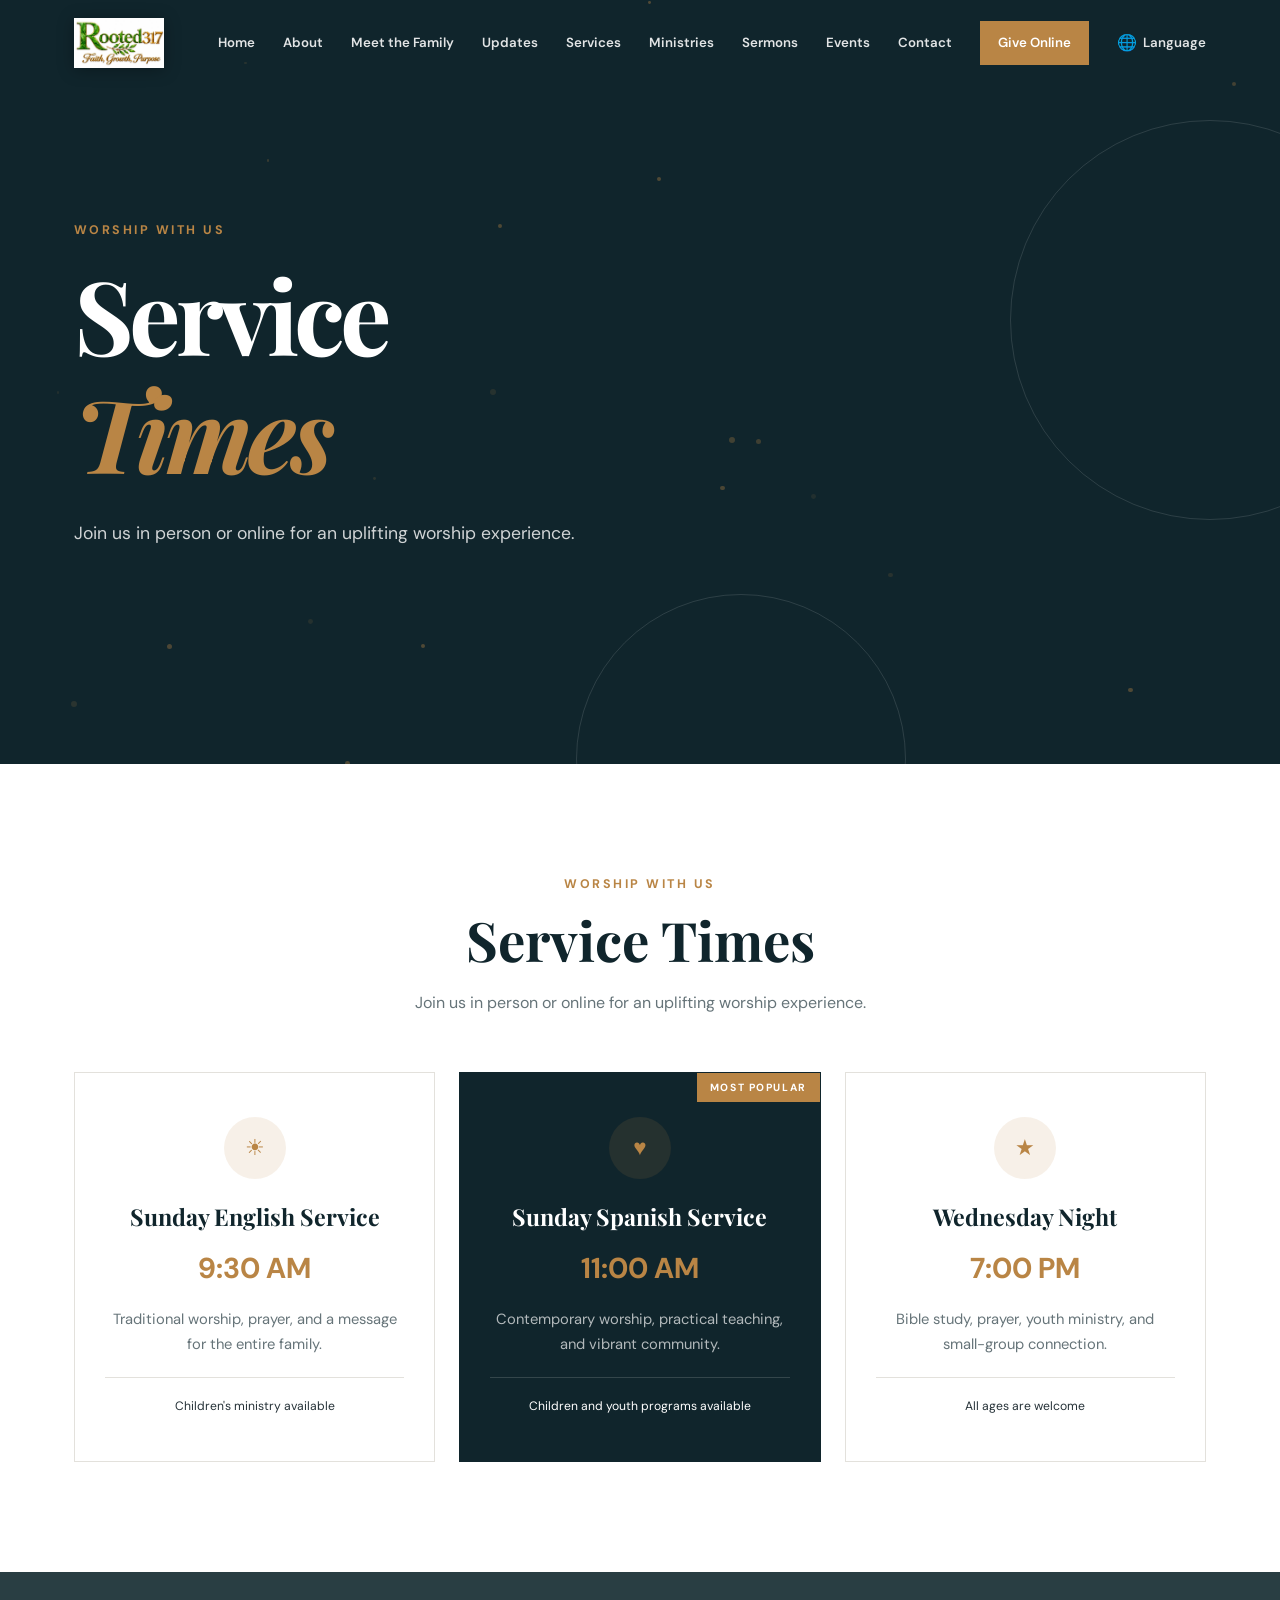
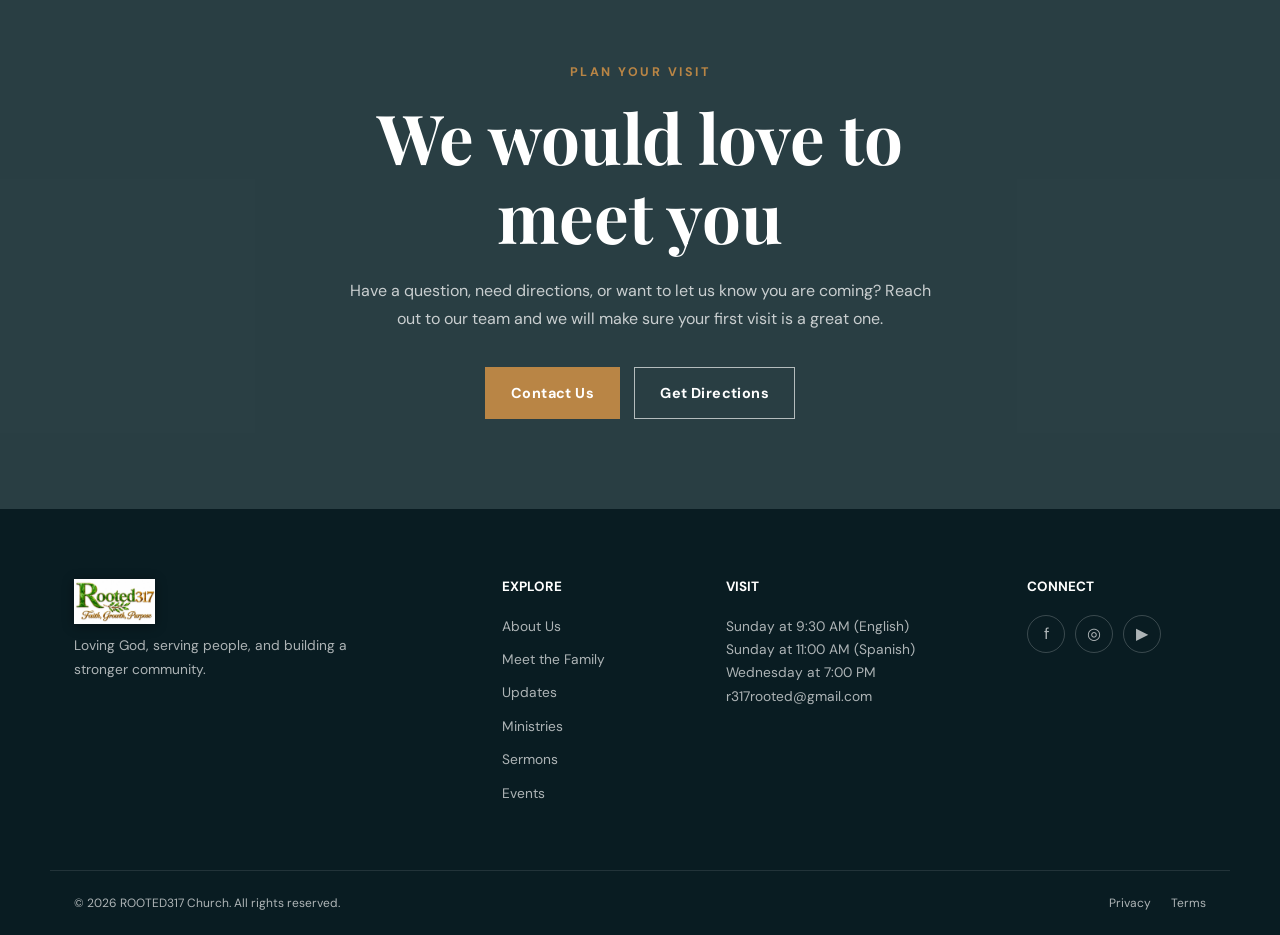
<file: services.html>
<!DOCTYPE html>
<html lang="en">
<head>
  <meta charset="UTF-8" />
  <meta name="viewport" content="width=device-width, initial-scale=1.0, viewport-fit=cover" />
  <link rel="icon" type="image/png" sizes="32x32" href="favicon-32.png" />
  <link rel="icon" type="image/png" sizes="192x192" href="favicon.png" />
  <link rel="apple-touch-icon" href="apple-touch-icon.png" />
  <meta name="theme-color" content="#10252c" />
  <meta name="description" content="Service times at ROOTED317 Church. Join us for Sunday Morning, Sunday Celebration, and Wednesday Night services." />
  <title>Services — ROOTED317 Church</title>
  <link rel="preconnect" href="https://fonts.googleapis.com" />
  <link rel="preconnect" href="https://fonts.gstatic.com" crossorigin />
  <link href="https://fonts.googleapis.com/css2?family=DM+Sans:wght@400;500;600;700&family=Playfair+Display:wght@600;700&display=swap" rel="stylesheet" />
  <link rel="stylesheet" href="language-selector.css" />
  <link rel="stylesheet" href="style.css" />
</head>

<body>
  <!-- Navigation -->
  <header class="header scrolled" id="header">
    <nav class="navbar container">
      <a href="index.html" class="logo">
        <img src="ROOTED-logo.jpg" alt="ROOTED317 Logo" class="logo-img">
      </a>
      <button class="menu-button" id="menuButton" aria-label="Open navigation menu" aria-expanded="false">
        <span></span>
        <span></span>
        <span></span>
      </button>
      <div class="nav-menu" id="navMenu">
        <a href="index.html">Home</a>
        <a href="about.html">About</a>
        <a href="meet-the-family.html">Meet the Family</a>
        <a href="updates.html">Updates</a>
        <a href="services.html" class="active">Services</a>
        <a href="ministries.html">Ministries</a>
        <a href="sermons.html">Sermons</a>
        <a href="events.html">Events</a>
        <a href="contact.html">Contact</a>
        <a href="give.html" class="nav-button">Give Online</a>
      </div>
    </nav>
  </header>

  <main>
    <!-- Hero -->
    <section class="hero" style="min-height: 55vh; background: var(--navy);">
      <div class="hero-overlay" style="opacity: 0;"></div>
      <div class="hero-shape hero-shape-one"></div>
      <div class="hero-shape hero-shape-two"></div>
      <div class="container hero-content" style="padding-block: 80px;">
        <p class="eyebrow hero-animation">Worship with us</p>
        <h1 class="hero-animation" style="animation-delay: 120ms;">Service <span>Times</span></h1>
        <p class="hero-description hero-animation" style="animation-delay: 250ms;">
          Join us in person or online for an uplifting worship experience.
        </p>
      </div>
    </section>

    <!-- Service Times -->
    <section class="section services-section" id="services">
      <div class="container">
        <div class="section-heading reveal">
          <p class="eyebrow">Worship with us</p>
          <h2>Service Times</h2>
          <p>
            Join us in person or online for an uplifting worship experience.
          </p>
        </div>

        <div class="service-grid">
          <article class="service-card reveal">
            <div class="card-icon">☀</div>
            <h3>Sunday English Service</h3>
            <p class="service-time">9:30 AM</p>
            <p>
              Traditional worship, prayer, and a message for the entire family.
            </p>
            <span>Children's ministry available</span>
          </article>

          <article class="service-card featured reveal">
            <div class="popular-label">Most Popular</div>
            <div class="card-icon">♥</div>
            <h3>Sunday Spanish Service</h3>
            <p class="service-time">11:00 AM</p>
            <p>
              Contemporary worship, practical teaching, and vibrant community.
            </p>
            <span>Children and youth programs available</span>
          </article>

          <article class="service-card reveal">
            <div class="card-icon">★</div>
            <h3>Wednesday Night</h3>
            <p class="service-time">7:00 PM</p>
            <p>
              Bible study, prayer, youth ministry, and small-group connection.
            </p>
            <span>All ages are welcome</span>
          </article>
        </div>
      </div>
    </section>

    <!-- Plan Your Visit CTA -->
    <section class="give-section" style="min-height: 440px;">
      <div class="give-background"></div>
      <div class="container give-content reveal">
        <p class="eyebrow">Plan your visit</p>
        <h2>We would love to meet you</h2>
        <p>
          Have a question, need directions, or want to let us know you are coming?
          Reach out to our team and we will make sure your first visit is a great one.
        </p>
        <div class="hero-buttons" style="justify-content: center; margin-top: 35px;">
          <a href="contact.html" class="button button-primary">Contact Us</a>
          <a href="https://maps.google.com/?q=373+Main+Street+Suwanee+Georgia+30024" class="button button-outline" target="_blank" rel="noopener">Get Directions</a>
        </div>
      </div>
    </section>
  </main>

  <!-- Footer -->
  <footer class="footer">
    <div class="container footer-grid">
      <div>
        <a href="index.html" class="logo footer-logo">
          <img src="ROOTED-logo.jpg" alt="ROOTED317 Logo" class="logo-img">
        </a>
        <p>
          Loving God, serving people, and building a stronger community.
        </p>
      </div>

      <div>
        <h3>Explore</h3>
        <a href="about.html">About Us</a>
        <a href="meet-the-family.html">Meet the Family</a>
        <a href="updates.html">Updates</a>
        <a href="ministries.html">Ministries</a>
        <a href="sermons.html">Sermons</a>
        <a href="events.html">Events</a>
      </div>

      <div>
        <h3>Visit</h3>
        <p>Sunday at 9:30 AM (English)</p>
        <p>Sunday at 11:00 AM (Spanish)</p>
        <p>Wednesday at 7:00 PM</p>
        <p>
          <a href="mailto:r317rooted@gmail.com">r317rooted@gmail.com</a>
        </p>
      </div>

      <div>
        <h3>Connect</h3>
        <div class="social-links">
          <a href="https://www.facebook.com/share/p/1F45ZCB2Nk/" target="_blank" rel="noopener noreferrer" aria-label="Facebook">f</a>
          <a href="#" aria-label="Instagram">◎</a>
          <a href="https://www.youtube.com/live/7pUGcycP3KI" target="_blank" rel="noopener" aria-label="YouTube">▶</a>
        </div>
      </div>
    </div>

    <div class="container footer-bottom">
      <p>
        © <span id="currentYear"></span> ROOTED317 Church. All rights reserved.
      </p>
      <div>
        <a href="#">Privacy</a>
        <a href="#">Terms</a>
      </div>
    </div>
  </footer>

  <script src="language-selector.js"></script>
  <script src="script.js"></script>
</body>
</html>
</file>
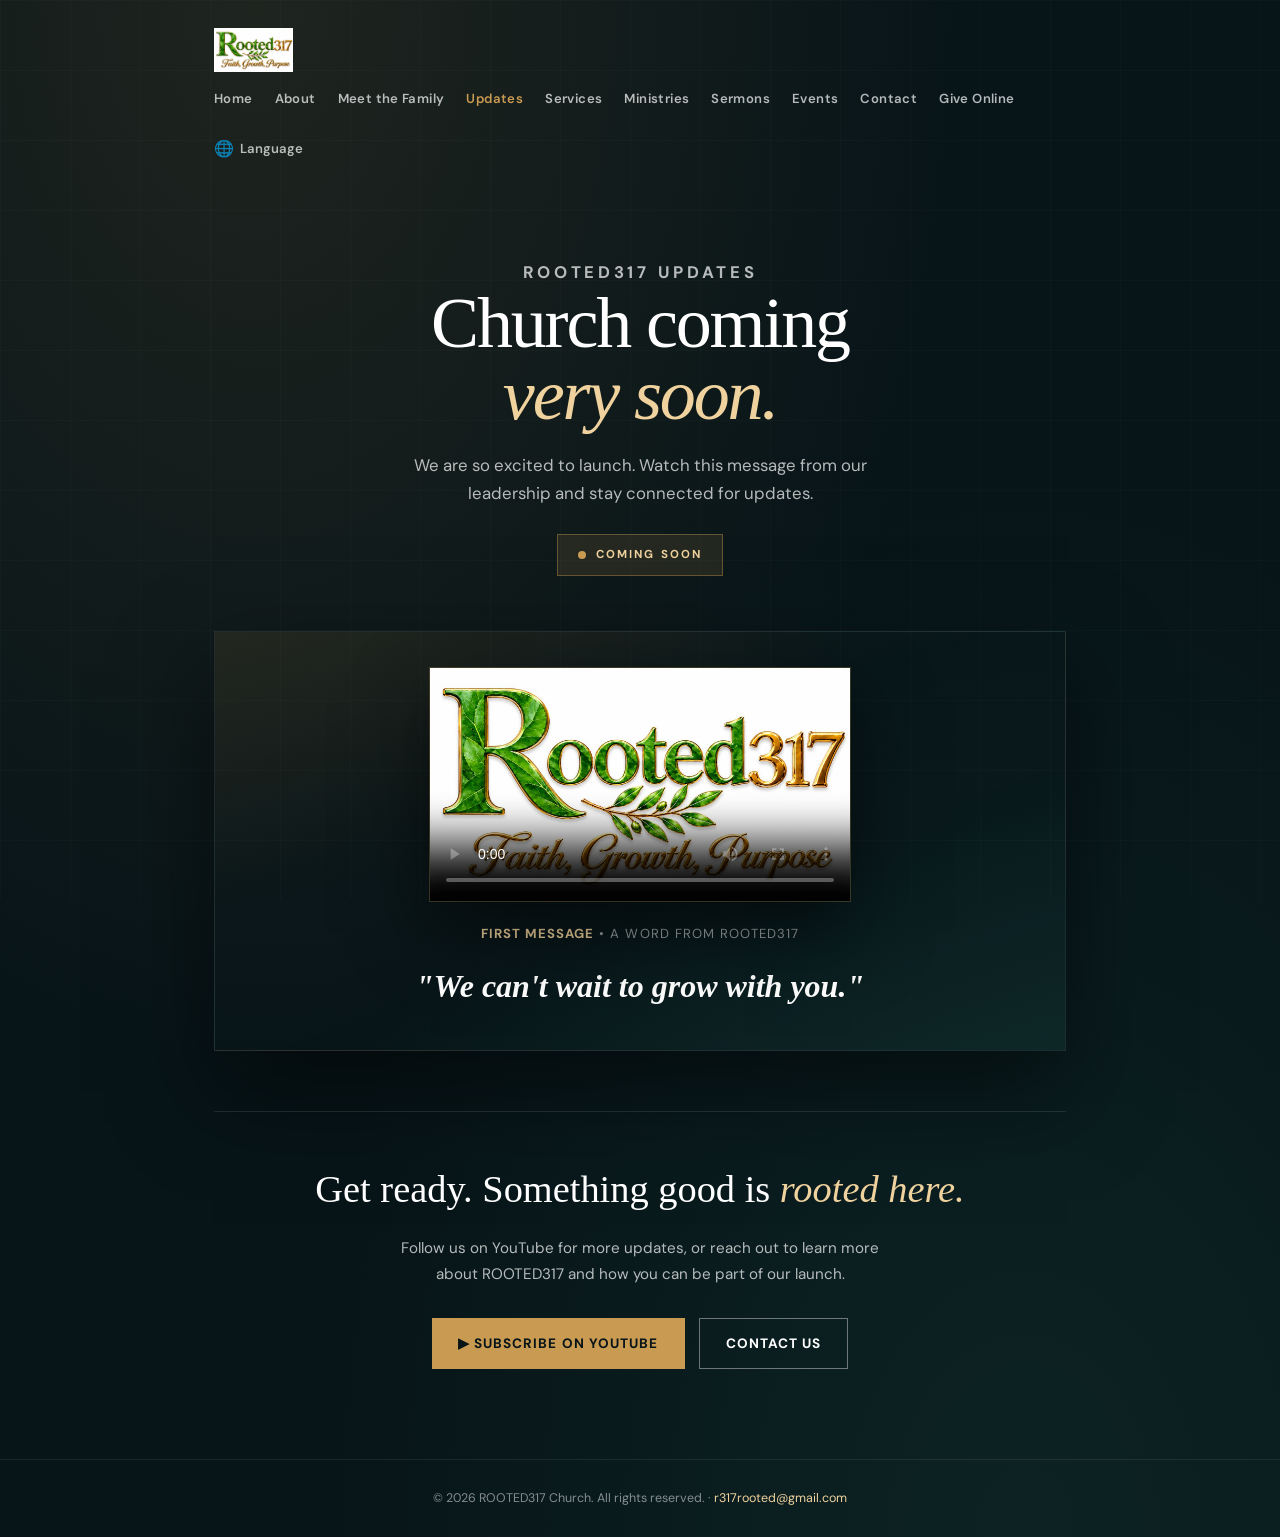
<file: updates.html>
<!DOCTYPE html>
<html lang="en">
<head>
  <meta charset="UTF-8" />
  <meta name="viewport" content="width=device-width, initial-scale=1.0, viewport-fit=cover" />
  <link rel="icon" type="image/png" sizes="32x32" href="favicon-32.png" />
  <link rel="icon" type="image/png" sizes="192x192" href="favicon.png" />
  <link rel="apple-touch-icon" href="apple-touch-icon.png" />
  <meta name="theme-color" content="#10252c" />
  <meta
    name="description"
    content="ROOTED317 Updates - Watch our latest church updates and video messages. ROOTED317 Church, coming soon."
  />
  <title>ROOTED317 Updates</title>

  <link rel="preconnect" href="https://fonts.googleapis.com" />
  <link rel="preconnect" href="https://fonts.gstatic.com" crossorigin />
  <link
    href="https://fonts.googleapis.com/css2?family=DM+Sans:wght@400;500;600;700&family=Playfair+Display:wght@600;700&display=swap"
    rel="stylesheet"
  />

  <link rel="stylesheet" href="language-selector.css" />

  <style>
    :root {
      --gold: #c99a52;
      --gold-light: #efd29d;
      --dark: #071418;
      --navy: #10252c;
      --cream: #f8f5ee;
      --white: #ffffff;
      --muted: rgba(255, 255, 255, 0.7);
      --transition: 300ms ease;
    }

    * {
      box-sizing: border-box;
      margin: 0;
      padding: 0;
    }

    body {
      background:
        radial-gradient(ellipse at 20% 0%, rgba(201, 154, 82, 0.12), transparent 50%),
        radial-gradient(ellipse at 80% 100%, rgba(45, 125, 110, 0.14), transparent 50%),
        var(--dark);
      color: var(--white);
      font-family: "DM Sans", sans-serif;
      line-height: 1.7;
      min-height: 100vh;
      overflow-x: hidden;
    }

    a {
      color: inherit;
      text-decoration: none;
    }

    .texture {
      background-image:
        linear-gradient(rgba(255, 255, 255, 0.02) 1px, transparent 1px),
        linear-gradient(90deg, rgba(255, 255, 255, 0.02) 1px, transparent 1px);
      background-size: 70px 70px;
      inset: 0;
      pointer-events: none;
      position: fixed;
      z-index: 0;
    }

    .container {
      margin-inline: auto;
      max-width: 900px;
      padding-inline: 24px;
      position: relative;
      width: 100%;
      z-index: 2;
    }

    /* Header */
    .header {
      align-items: center;
      display: flex;
      flex-wrap: wrap;
      gap: 16px;
      justify-content: space-between;
      padding-block: 28px;
    }

    .page-nav {
      display: flex;
      gap: 22px;
      flex-wrap: wrap;
    }

    .page-nav a {
      color: var(--muted);
      font-size: 0.82rem;
      font-weight: 600;
      letter-spacing: 0.03em;
      transition: color var(--transition);
    }

    .page-nav a:hover,
    .page-nav a.is-active {
      color: var(--gold);
    }

    .logo {
      display: inline-flex;
      align-items: center;
    }

    .logo-img {
      display: block;
      height: 44px;
      width: auto;
      max-width: 60vw;
      object-fit: contain;
    }

    .brand {
      align-items: center;
      display: inline-flex;
      gap: 13px;
    }

    .brand-icon {
      align-items: center;
      border: 1px solid rgba(255, 255, 255, 0.5);
      border-radius: 50%;
      display: flex;
      font-size: 1.3rem;
      height: 44px;
      justify-content: center;
      transition: transform var(--transition);
      width: 44px;
    }

    .brand:hover .brand-icon {
      transform: rotate(10deg);
    }

    .brand strong,
    .brand small {
      display: block;
      line-height: 1.1;
    }

    .brand strong {
      font-family: "Playfair Display", serif;
      font-size: 1.05rem;
      letter-spacing: 0.14em;
    }

    .brand small {
      color: rgba(255, 255, 255, 0.56);
      font-size: 0.62rem;
      letter-spacing: 0.14em;
      margin-top: 6px;
      text-transform: uppercase;
    }

    .back-link {
      border: 1px solid rgba(239, 210, 157, 0.5);
      color: var(--gold-light);
      font-size: 0.78rem;
      font-weight: 700;
      letter-spacing: 0.1em;
      padding: 10px 18px;
      text-transform: uppercase;
      transition: background var(--transition), color var(--transition);
    }

    .back-link:hover {
      background: var(--gold);
      color: var(--dark);
    }

    /* Hero heading */
    .page-hero {
      padding: 45px 0 55px;
      text-align: center;
    }

    .eyebrow {
      color: var(--gold);
      font-size: 0.78rem;
      font-weight: 700;
      letter-spacing: 0.22em;
      margin-bottom: 16px;
      text-transform: uppercase;
    }

    .page-hero h1 {
      font-family: Georgia, "Times New Roman", serif;
      font-size: clamp(2.8rem, 7vw, 4.5rem);
      font-weight: 400;
      letter-spacing: -0.03em;
      line-height: 1;
    }

    .page-hero h1 span {
      color: var(--gold-light);
      display: block;
      font-style: italic;
    }

    .page-hero p {
      color: var(--muted);
      font-size: 1.05rem;
      margin: 20px auto 0;
      max-width: 520px;
    }

    /* Coming soon badge */
    .coming-soon {
      display: inline-flex;
      align-items: center;
      gap: 10px;
      background: rgba(201, 154, 82, 0.12);
      border: 1px solid rgba(201, 154, 82, 0.4);
      color: var(--gold-light);
      font-size: 0.72rem;
      font-weight: 700;
      letter-spacing: 0.18em;
      margin-top: 26px;
      padding: 10px 20px;
      text-transform: uppercase;
    }

    .coming-soon .dot {
      animation: pulse 1.8s ease-in-out infinite;
      background: var(--gold);
      border-radius: 50%;
      height: 8px;
      width: 8px;
    }

    @keyframes pulse {
      0%, 100% { opacity: 1; transform: scale(1); }
      50% { opacity: 0.4; transform: scale(0.8); }
    }

    /* Video player */
    .video-section {
      padding-bottom: 90px;
    }

    .video-stage {
      background:
        linear-gradient(160deg, rgba(201, 154, 82, 0.1), transparent 40%),
        linear-gradient(340deg, rgba(45, 125, 110, 0.12), transparent 40%);
      border: 1px solid rgba(255, 255, 255, 0.08);
      box-shadow: 0 40px 90px rgba(0, 0, 0, 0.5);
      padding: clamp(16px, 4vw, 36px);
      text-align: center;
    }

    .video-frame {
      background: #000;
      box-shadow:
        0 0 0 1px rgba(201, 154, 82, 0.25),
        0 30px 70px rgba(0, 0, 0, 0.55);
      margin-inline: auto;
      max-width: 420px;
      overflow: hidden;
      position: relative;
      width: 100%;
    }

    .video-frame video {
      display: block;
      height: auto;
      width: 100%;
    }

    .video-caption {
      color: rgba(255, 255, 255, 0.6);
      font-size: 0.82rem;
      letter-spacing: 0.08em;
      margin-top: 22px;
      text-transform: uppercase;
    }

    .video-caption strong {
      color: var(--gold-light);
      font-weight: 700;
    }

    .video-title {
      color: var(--white);
      font-family: Georgia, "Times New Roman", serif;
      font-size: clamp(1.4rem, 3vw, 2rem);
      font-style: italic;
      margin-top: 14px;
    }

    /* CTA */
    .cta-box {
      border-top: 1px solid rgba(255, 255, 255, 0.1);
      margin-top: 60px;
      padding-top: 45px;
      text-align: center;
    }

    .cta-box h2 {
      font-family: Georgia, "Times New Roman", serif;
      font-size: clamp(1.6rem, 4vw, 2.4rem);
      font-weight: 400;
    }

    .cta-box h2 span {
      color: var(--gold-light);
      font-style: italic;
    }

    .cta-box p {
      color: var(--muted);
      font-size: 0.95rem;
      margin: 14px auto 30px;
      max-width: 480px;
    }

    .cta-buttons {
      display: flex;
      flex-wrap: wrap;
      gap: 14px;
      justify-content: center;
    }

    .button {
      align-items: center;
      display: inline-flex;
      font-size: 0.85rem;
      font-weight: 700;
      justify-content: center;
      letter-spacing: 0.08em;
      min-height: 50px;
      padding: 13px 26px;
      text-transform: uppercase;
      transition: transform var(--transition), background var(--transition), color var(--transition), border-color var(--transition);
    }

    .button:hover {
      transform: translateY(-3px);
    }

    .button-gold {
      background: var(--gold);
      color: var(--dark);
    }

    .button-gold:hover {
      background: var(--gold-light);
    }

    .button-outline {
      border: 1px solid rgba(255, 255, 255, 0.4);
      color: var(--white);
    }

    .button-outline:hover {
      background: var(--white);
      color: var(--dark);
    }

    /* Footer */
    .footer {
      border-top: 1px solid rgba(255, 255, 255, 0.08);
      color: rgba(255, 255, 255, 0.5);
      font-size: 0.78rem;
      padding-block: 28px;
      text-align: center;
    }

    .footer a {
      color: var(--gold-light);
    }

    .footer a:hover {
      text-decoration: underline;
    }

    @media (max-width: 600px) {
      .header {
        padding-block: 20px;
      }

      .page-nav {
        gap: 16px;
        flex-wrap: nowrap;
        overflow-x: auto;
        -webkit-overflow-scrolling: touch;
        scrollbar-width: none;
        width: 100%;
        padding-bottom: 6px;
      }

      .page-nav::-webkit-scrollbar {
        display: none;
      }

      .page-nav a {
        font-size: 0.78rem;
        white-space: nowrap;
      }

      .back-link {
        padding: 8px 12px;
        font-size: 0.68rem;
      }

      .page-hero {
        padding: 30px 0 45px;
      }
    }

    @media (prefers-reduced-motion: reduce) {
      *, *::before, *::after {
        animation-duration: 0.01ms !important;
        animation-iteration-count: 1 !important;
        transition-duration: 0.01ms !important;
      }
    }
  </style>
</head>

<body>
  <div class="texture"></div>

  <div class="container">
    <!-- Header -->
    <header class="header">
      <a href="index.html" class="logo">
        <img src="ROOTED-logo.jpg" alt="ROOTED317 Logo" class="logo-img">
      </a>

      <nav class="page-nav">
        <a href="index.html">Home</a>
        <a href="about.html">About</a>
        <a href="meet-the-family.html">Meet the Family</a>
        <a href="updates.html" class="is-active">Updates</a>
        <a href="services.html">Services</a>
        <a href="ministries.html">Ministries</a>
        <a href="sermons.html">Sermons</a>
        <a href="events.html">Events</a>
        <a href="contact.html">Contact</a>
        <a href="give.html">Give Online</a>
      </nav>
    </header>

    <!-- Hero heading -->
    <section class="page-hero">
      <p class="eyebrow">ROOTED317 Updates</p>
      <h1>
        Church coming
        <span>very soon.</span>
      </h1>
      <p>
        We are so excited to launch. Watch this message from our
        leadership and stay connected for updates.
      </p>
      <span class="coming-soon">
        <span class="dot"></span>
        Coming Soon
      </span>
    </section>

    <!-- Video -->
    <section class="video-section">
      <div class="video-stage">
        <div class="video-frame">
          <video controls playsinline preload="metadata" poster="ROOTED-logo.jpg">
            <source src="rooted-updates.mp4" type="video/mp4" />
            Your browser does not support the video tag.
          </video>
        </div>

        <p class="video-caption">
          <strong>First Message</strong> • A word from ROOTED317
        </p>

        <h2 class="video-title">
          "We can't wait to grow with you."
        </h2>
      </div>

      <!-- CTA -->
      <div class="cta-box">
        <h2>
          Get ready. Something good is
          <span>rooted here.</span>
        </h2>
        <p>
          Follow us on YouTube for more updates, or reach out to learn
          more about ROOTED317 and how you can be part of our launch.
        </p>

        <div class="cta-buttons">
          <a class="button button-gold" href="https://www.youtube.com/live/7pUGcycP3KI" target="_blank" rel="noopener">
            ▶ Subscribe on YouTube
          </a>
          <a class="button button-outline" href="mailto:r317rooted@gmail.com">
            Contact Us
          </a>
        </div>
      </div>
    </section>
  </div>

  <!-- Footer -->
  <footer class="footer">
    <p>
      © <span id="currentYear"></span> ROOTED317 Church. All rights reserved. ·
      <a href="mailto:r317rooted@gmail.com">r317rooted@gmail.com</a>
    </p>
  </footer>

  <script src="language-selector.js"></script>
  <script>
    document.getElementById("currentYear").textContent = new Date().getFullYear();
  </script>
</body>
</html>
</file>
<file: language-selector.css>
/* =============================================
   ROOTED317 Church Language Selector
   ============================================= */

/* ---------- Trigger Button ---------- */

.lang-trigger-btn {
  background: transparent;
  border: 0;
  color: rgba(255, 255, 255, 0.88);
  cursor: pointer;
  display: inline-flex;
  align-items: center;
  gap: 6px;
  font-family: 'DM Sans', sans-serif;
  font-size: 0.83rem;
  font-weight: 600;
  padding: 8px 0;
  position: relative;
  white-space: nowrap;
  transition: color var(--transition);
}

.lang-trigger-btn-icon {
  font-size: 1rem;
  line-height: 1;
}

.header.scrolled .lang-trigger-btn {
  color: var(--navy);
}

.lang-trigger-btn:hover {
  color: var(--primary);
}

/* Trigger inside the bespoke .page-nav used on Updates / Meet the Family */
.page-nav .lang-trigger-btn {
  color: rgba(255, 255, 255, 0.7);
  font-family: 'DM Sans', sans-serif;
  font-size: 0.82rem;
  font-weight: 600;
  white-space: nowrap;
}

.page-nav .lang-trigger-btn:hover {
  color: #c99a52;
}

/* Match the full-screen mobile navigation styling */
@media (max-width: 960px) {
  .nav-menu .lang-trigger-btn,
  .header.scrolled .nav-menu .lang-trigger-btn {
    color: var(--white);
    font-family: "Playfair Display", serif;
    font-size: 1.4rem;
    padding: 8px 0;
  }

  .nav-menu .lang-trigger-btn-icon {
    font-size: 1.3rem;
  }
}

/* ---------- Legacy single-class trigger (kept for safety) ---------- */

.lang-trigger {
  background: transparent;
  border: none;
  color: rgba(255, 255, 255, 0.88);
  font-family: 'DM Sans', sans-serif;
  font-size: 0.83rem;
  font-weight: 600;
  cursor: pointer;
  display: inline-flex;
  align-items: center;
  gap: 5px;
  padding: 8px 0;
  position: relative;
  text-decoration: none;
  transition: color var(--transition);
}

.lang-trigger::after {
  content: '';
  position: absolute;
  bottom: 0;
  left: 0;
  width: 0;
  height: 2px;
  background: var(--primary);
  transition: width var(--transition);
}

.lang-trigger:hover {
  color: var(--primary);
}

.lang-trigger:hover::after {
  width: 100%;
}

.lang-trigger .globe {
  font-size: 1rem;
  line-height: 1;
}

/* Mobile / hamburger menu styles */
@media (max-width: 768px) {
  .lang-trigger {
    font-family: 'Playfair Display', serif;
    font-size: 1.1rem;
    color: #ffffff;
    padding: 14px 0;
  }
}

/* ---------- Overlay ---------- */

.lang-overlay {
  position: fixed;
  inset: 0;
  background: rgba(7, 20, 24, 0.85);
  backdrop-filter: blur(6px);
  -webkit-backdrop-filter: blur(6px);
  z-index: 10001;
  display: flex;
  align-items: center;
  justify-content: center;
  opacity: 0;
  pointer-events: none;
  transition: opacity 350ms ease;
}

.lang-overlay.active {
  opacity: 1;
  pointer-events: auto;
}

/* ---------- Panel ---------- */

.lang-panel {
  background: var(--white);
  max-width: 680px;
  width: calc(100% - 48px);
  max-height: 85vh;
  border-radius: 16px;
  overflow: hidden;
  display: flex;
  flex-direction: column;
  box-shadow: 0 24px 80px rgba(0, 0, 0, 0.28),
              0 8px 24px rgba(0, 0, 0, 0.12);
  transform: translateY(20px) scale(0.97);
  transition: transform 350ms ease;
}

.lang-overlay.active .lang-panel {
  transform: translateY(0) scale(1);
}

/* ---------- Panel Header ---------- */

.lang-panel-header {
  display: flex;
  align-items: center;
  justify-content: space-between;
  padding: 20px 24px;
  border-bottom: 1px solid var(--border);
  flex-shrink: 0;
}

.lang-panel-header h3 {
  margin: 0;
  font-family: 'Playfair Display', serif;
  font-size: 1.3rem;
  font-weight: 700;
  color: var(--navy);
  line-height: 1.2;
}

.lang-panel-close {
  background: none;
  border: none;
  cursor: pointer;
  width: 36px;
  height: 36px;
  display: flex;
  align-items: center;
  justify-content: center;
  border-radius: 8px;
  color: var(--muted);
  transition: color var(--transition), background var(--transition);
  flex-shrink: 0;
  font-size: 1.2rem;
  line-height: 1;
}

.lang-panel-close:hover {
  color: var(--primary);
  background: rgba(185, 133, 69, 0.08);
}

/* ---------- Search ---------- */

.lang-panel-body {
  padding: 16px;
  overflow-y: auto;
  flex: 1;
  display: flex;
  flex-direction: column;
  gap: 12px;
}

.lang-search-wrapper {
  position: relative;
  flex-shrink: 0;
}

.lang-search-icon {
  position: absolute;
  left: 14px;
  top: 50%;
  transform: translateY(-50%);
  color: var(--muted);
  pointer-events: none;
  font-size: 0.9rem;
}

.lang-search {
  width: 100%;
  padding: 12px 16px 12px 40px;
  border: 1px solid var(--border);
  border-radius: 8px;
  font-family: 'DM Sans', sans-serif;
  font-size: 0.88rem;
  color: var(--text);
  background: var(--cream);
  outline: none;
  transition: border-color var(--transition), background var(--transition);
}

.lang-search::placeholder {
  color: var(--muted);
}

.lang-search:focus {
  border-color: var(--primary);
  background: var(--white);
}

/* ---------- Language Grid ---------- */

.lang-grid {
  display: grid;
  grid-template-columns: repeat(3, 1fr);
  gap: 8px;
  padding: 0;
  overflow-y: auto;
}

/* ---------- Language Button ---------- */

.lang-btn {
  background: var(--cream);
  border: 2px solid transparent;
  border-radius: 10px;
  padding: 12px 14px;
  text-align: left;
  cursor: pointer;
  display: flex;
  align-items: center;
  gap: 10px;
  transition: border-color var(--transition), background var(--transition);
}

.lang-btn:hover {
  border-color: var(--primary);
}

.lang-btn.selected {
  border-color: var(--primary);
  background: rgba(185, 133, 69, 0.08);
}

.lang-btn-flag {
  font-size: 1.4rem;
  line-height: 1;
  margin-right: 2px;
  flex-shrink: 0;
}

.lang-btn-text {
  display: flex;
  flex-direction: column;
  gap: 1px;
  min-width: 0;
}

.lang-btn-name {
  font-family: 'DM Sans', sans-serif;
  font-weight: 600;
  color: var(--navy);
  font-size: 0.88rem;
  line-height: 1.3;
}

.lang-btn-native {
  font-family: 'DM Sans', sans-serif;
  font-size: 0.75rem;
  color: var(--muted);
  display: block;
  line-height: 1.3;
}

.lang-no-results {
  grid-column: 1 / -1;
  padding: 40px 12px;
  text-align: center;
  color: var(--muted);
  font-family: 'DM Sans', sans-serif;
  font-size: 0.95rem;
}

/* ---------- Panel Footer ---------- */

.lang-panel-footer {
  padding: 14px 24px;
  border-top: 1px solid var(--border);
  text-align: center;
  flex-shrink: 0;
}

.lang-panel-footer p {
  margin: 0;
  font-family: 'DM Sans', sans-serif;
  font-size: 0.72rem;
  color: var(--muted);
  letter-spacing: 0.01em;
}

/* ---------- Hidden Google Translate Element ---------- */

#google_translate_element {
  position: absolute;
  left: -9999px;
  top: -9999px;
  visibility: hidden;
  overflow: hidden;
}

/* ---------- Google Translate Toolbar Override ---------- */

.goog-te-banner-frame,
.goog-te-spinner-pos,
.skiptranslate {
  display: none !important;
  height: 0 !important;
}

body {
  top: 0 !important;
}

/* =============================================
   Responsive
   ============================================= */

/* Tablet */
@media (max-width: 768px) {
  .lang-grid {
    grid-template-columns: repeat(2, 1fr);
  }

  .lang-panel {
    max-width: 100%;
    width: calc(100% - 32px);
    max-height: 85vh;
    border-radius: 12px;
  }
}

/* Mobile */
@media (max-width: 480px) {
  .lang-panel {
    max-width: 100%;
    width: 100%;
    max-height: 100vh;
    height: 100vh;
    border-radius: 0;
  }

  .lang-overlay {
    align-items: stretch;
    justify-content: stretch;
  }

  .lang-grid {
    grid-template-columns: 1fr;
    gap: 6px;
  }

  .lang-btn {
    padding: 16px 16px;
    border-radius: 10px;
  }

  .lang-btn-name {
    font-size: 0.95rem;
  }

  .lang-btn-native {
    font-size: 0.8rem;
  }

  .lang-panel-header {
    padding: 18px 20px;
  }

  .lang-panel-body {
    padding: 14px 16px;
  }

  .lang-panel-footer {
    padding: 12px 20px;
  }
}

/* Scrollbar styling */
.lang-grid::-webkit-scrollbar,
.lang-panel-body::-webkit-scrollbar {
  width: 6px;
}

.lang-grid::-webkit-scrollbar-track,
.lang-panel-body::-webkit-scrollbar-track {
  background: transparent;
}

.lang-grid::-webkit-scrollbar-thumb,
.lang-panel-body::-webkit-scrollbar-thumb {
  background: var(--border);
  border-radius: 3px;
}

.lang-grid::-webkit-scrollbar-thumb:hover,
.lang-panel-body::-webkit-scrollbar-thumb:hover {
  background: var(--muted);
}
</file>
<file: style.css>
:root {
  --primary: #b98545;
  --primary-dark: #8e602f;
  --navy: #10252c;
  --navy-light: #173a43;
  --cream: #f8f5ee;
  --white: #ffffff;
  --text: #263238;
  --muted: #667479;
  --border: #e3e1dc;
  --shadow: 0 20px 55px rgba(15, 37, 44, 0.12);
  --transition: 300ms ease;
}

* {
  box-sizing: border-box;
  margin: 0;
  padding: 0;
}

html {
  scroll-behavior: smooth;
  scroll-padding-top: 85px;
}

body {
  background: var(--white);
  color: var(--text);
  font-family: "DM Sans", sans-serif;
  line-height: 1.7;
  overflow-x: hidden;
}

body.menu-open {
  overflow: hidden;
}

img {
  display: block;
  max-width: 100%;
}

a {
  color: inherit;
  text-decoration: none;
}

button,
input,
textarea {
  font: inherit;
}

button {
  cursor: pointer;
}

h1,
h2,
h3 {
  color: var(--navy);
  font-family: "Playfair Display", serif;
  line-height: 1.15;
}

.container {
  margin-inline: auto;
  max-width: 1180px;
  padding-inline: 24px;
  width: 100%;
}

.section {
  padding-block: 110px;
}

.eyebrow {
  color: var(--primary);
  font-size: 0.78rem;
  font-weight: 700;
  letter-spacing: 0.2em;
  margin-bottom: 14px;
  text-transform: uppercase;
}

.button {
  align-items: center;
  border: 1px solid transparent;
  display: inline-flex;
  font-size: 0.9rem;
  font-weight: 700;
  justify-content: center;
  letter-spacing: 0.03em;
  min-height: 52px;
  padding: 13px 25px;
  transition:
    transform var(--transition),
    background var(--transition),
    color var(--transition),
    box-shadow var(--transition),
    border-color var(--transition);
}

.button:hover {
  transform: translateY(-3px);
}

.button-primary {
  background: var(--primary);
  color: var(--white);
}

.button-primary:hover {
  background: var(--primary-dark);
  box-shadow: 0 12px 25px rgba(185, 133, 69, 0.28);
}

.button-outline {
  border-color: rgba(255, 255, 255, 0.65);
  color: var(--white);
}

.button-outline:hover {
  background: var(--white);
  color: var(--navy);
}

.button-dark {
  background: var(--navy);
  color: var(--white);
}

.button-light {
  background: var(--white);
  color: var(--navy);
}

.section-heading {
  margin: 0 auto 55px;
  max-width: 680px;
  text-align: center;
}

.section-heading h2,
.heading-row h2 {
  font-size: clamp(1.8rem, 5vw, 3.4rem);
  margin-bottom: 18px;
}

.section-heading > p:last-child {
  color: var(--muted);
}

.section-heading.light h2,
.section-heading.light > p:last-child {
  color: var(--white);
}

/* Header */

.header {
  left: 0;
  padding-top: calc(18px + env(safe-area-inset-top, 0px));
  padding-bottom: 18px;
  position: fixed;
  right: 0;
  top: 0;
  transition:
    background var(--transition),
    padding var(--transition),
    box-shadow var(--transition),
    backdrop-filter var(--transition);
  z-index: 1000;
}

.header.scrolled {
  background: rgba(255, 255, 255, 0.97);
  backdrop-filter: blur(20px);
  box-shadow: 0 6px 30px rgba(10, 30, 36, 0.1);
  padding-top: calc(10px + env(safe-area-inset-top, 0px));
  padding-bottom: 10px;
}

.navbar {
  align-items: center;
  display: flex;
  justify-content: space-between;
}

.logo {
  align-items: center;
  color: var(--white);
  display: flex;
  gap: 11px;
  position: relative;
  z-index: 1002;
}

.logo-img {
  height: 50px;
  width: auto;
  object-fit: contain;
  transition: transform var(--transition);
  mix-blend-mode: screen;
  filter: drop-shadow(0 2px 8px rgba(0, 0, 0, 0.3));
}

@media (max-width: 680px) {
  .logo-img {
    height: 38px;
  }
}

.logo:hover .logo-img {
  transform: scale(1.05);
}

.header.scrolled .logo {
  color: var(--navy);
}

.header.scrolled .logo-img {
  mix-blend-mode: multiply;
  filter: none;
}

.logo-icon {
  align-items: center;
  border: 1px solid currentColor;
  border-radius: 50%;
  display: flex;
  font-family: serif;
  font-size: 1.5rem;
  height: 43px;
  justify-content: center;
  width: 43px;
  transition: transform var(--transition), background var(--transition), color var(--transition);
}

.logo:hover .logo-icon {
  transform: rotate(10deg) scale(1.05);
  background: var(--primary);
  border-color: var(--primary);
  color: var(--white);
}

.logo strong,
.logo small {
  display: block;
  line-height: 1.15;
}

.logo strong {
  font-family: "Playfair Display", serif;
  font-size: 1.2rem;
}

.logo small {
  font-size: 0.62rem;
  letter-spacing: 0.14em;
  margin-top: 4px;
  text-transform: uppercase;
}

.nav-menu {
  align-items: center;
  display: flex;
  gap: 28px;
}

.nav-menu > a {
  color: rgba(255, 255, 255, 0.88);
  font-size: 0.83rem;
  font-weight: 600;
  position: relative;
}

.header.scrolled .nav-menu > a {
  color: var(--navy);
}

.nav-menu > a:not(.nav-button)::after {
  background: var(--primary);
  bottom: -7px;
  content: "";
  height: 2px;
  left: 0;
  position: absolute;
  transform: scaleX(0);
  transform-origin: right;
  transition: transform var(--transition);
  width: 100%;
}

.nav-menu > a:hover::after {
  transform: scaleX(1);
  transform-origin: left;
}

.nav-menu .nav-button {
  background: var(--primary);
  color: var(--white);
  padding: 11px 18px;
  transition: background var(--transition), transform var(--transition);
}

.nav-menu .nav-button:hover {
  background: var(--primary-dark);
  transform: translateY(-2px);
}

.menu-button {
  background: transparent;
  border: 0;
  display: none;
  height: 42px;
  position: relative;
  width: 42px;
  z-index: 1002;
}

.menu-button span {
  background: var(--white);
  height: 2px;
  left: 8px;
  position: absolute;
  transition: var(--transition);
  width: 26px;
}

.header.scrolled .menu-button span {
  background: var(--navy);
}

.menu-button span:nth-child(1) {
  top: 12px;
}

.menu-button span:nth-child(2) {
  top: 20px;
}

.menu-button span:nth-child(3) {
  top: 28px;
}

.menu-button.active span:nth-child(1) {
  top: 20px;
  transform: rotate(45deg);
}

.menu-button.active span:nth-child(2) {
  opacity: 0;
}

.menu-button.active span:nth-child(3) {
  top: 20px;
  transform: rotate(-45deg);
}

/* Hero */

.hero {
  align-items: center;
  background:
    url("https://images.unsplash.com/photo-1501281668745-f7f57925c3b4?auto=format&fit=crop&w=1800&q=85")
    center / cover no-repeat;
  color: var(--white);
  display: flex;
  min-height: 100vh;
  overflow: hidden;
  padding-block: 140px 100px;
  position: relative;
}

.hero-overlay {
  background:
    linear-gradient(
      90deg,
      rgba(9, 31, 38, 0.96) 0%,
      rgba(9, 31, 38, 0.82) 45%,
      rgba(9, 31, 38, 0.35) 100%
    );
  inset: 0;
  position: absolute;
}

.hero-content {
  position: relative;
  z-index: 2;
}

.hero h1 {
  color: var(--white);
  font-size: clamp(2.2rem, 8vw, 6.8rem);
  letter-spacing: -0.045em;
  max-width: 760px;
}

.hero h1 span {
  color: var(--primary);
  display: block;
  font-style: italic;
}

.hero-description {
  color: rgba(255, 255, 255, 0.8);
  font-size: 1.1rem;
  margin: 28px 0 35px;
  max-width: 570px;
}

.hero-buttons {
  display: flex;
  flex-wrap: wrap;
  gap: 14px;
}

.service-banner {
  align-items: center;
  backdrop-filter: blur(12px);
  background: rgba(255, 255, 255, 0.09);
  border: 1px solid rgba(255, 255, 255, 0.14);
  display: flex;
  gap: 18px;
  margin-top: 58px;
  max-width: 620px;
  padding: 18px 22px;
  transition: transform var(--transition), background var(--transition);
}

.service-banner:hover {
  transform: translateY(-3px);
  background: rgba(255, 255, 255, 0.14);
}

.service-icon {
  align-items: center;
  background: var(--primary);
  border-radius: 50%;
  display: flex;
  flex-shrink: 0;
  height: 44px;
  justify-content: center;
  width: 44px;
  transition: transform var(--transition);
}

.service-banner:hover .service-icon {
  transform: rotate(15deg);
}

.service-banner small,
.service-banner strong {
  display: block;
}

.service-banner small {
  color: rgba(255, 255, 255, 0.66);
  font-size: 0.75rem;
  text-transform: uppercase;
}

.service-banner a {
  color: var(--primary);
  font-size: 0.85rem;
  font-weight: 700;
  margin-left: auto;
}

.hero-shape {
  border: 1px solid rgba(255, 255, 255, 0.12);
  border-radius: 50%;
  position: absolute;
}

.hero-shape-one {
  animation: rotateShape 18s linear infinite;
  height: 400px;
  right: -130px;
  top: 120px;
  width: 400px;
}

.hero-shape-two {
  animation: floatShape 7s ease-in-out infinite;
  bottom: -160px;
  height: 330px;
  left: 45%;
  width: 330px;
}

.scroll-indicator {
  bottom: 28px;
  height: 35px;
  left: 50%;
  position: absolute;
  transform: translateX(-50%);
  width: 22px;
  z-index: 2;
}

.scroll-indicator::before {
  border: 1px solid rgba(255, 255, 255, 0.65);
  border-radius: 20px;
  content: "";
  inset: 0;
  position: absolute;
}

.scroll-indicator span {
  animation: scrollDot 1.8s infinite;
  background: var(--white);
  border-radius: 50%;
  height: 4px;
  left: 9px;
  position: absolute;
  top: 7px;
  width: 4px;
}

.hero-animation {
  animation: heroReveal 900ms both;
}

.hero h1 {
  animation-delay: 120ms;
}

.hero-description {
  animation-delay: 250ms;
}

.hero-buttons {
  animation-delay: 380ms;
}

.service-banner {
  animation-delay: 520ms;
}

/* Updates / Video */

.updates-section {
  background:
    radial-gradient(ellipse at 20% 0%, rgba(201, 154, 82, 0.12), transparent 50%),
    radial-gradient(ellipse at 80% 100%, rgba(45, 125, 110, 0.14), transparent 50%),
    #071418;
  position: relative;
  overflow: hidden;
}

.updates-section .section-heading h2 {
  color: var(--white);
}

.updates-section .section-heading h2 span {
  color: #efd29d;
  font-style: italic;
}

.updates-section .section-heading > p:last-child {
  color: rgba(255, 255, 255, 0.7);
}

.updates-video {
  margin-inline: auto;
  max-width: 760px;
}

.updates-video-stage {
  align-items: center;
  background:
    linear-gradient(160deg, rgba(201, 154, 82, 0.1), transparent 40%),
    linear-gradient(340deg, rgba(45, 125, 110, 0.12), transparent 40%),
    rgba(255, 255, 255, 0.02);
  border: 1px solid rgba(255, 255, 255, 0.08);
  box-shadow: 0 40px 90px rgba(0, 0, 0, 0.5);
  display: grid;
  gap: 34px;
  grid-template-columns: 260px 1fr;
  padding: clamp(20px, 4vw, 36px);
}

.updates-video-frame {
  background: #000;
  box-shadow:
    0 0 0 1px rgba(201, 154, 82, 0.25),
    0 30px 70px rgba(0, 0, 0, 0.55);
  overflow: hidden;
  width: 100%;
}

.updates-video-frame video {
  display: block;
  height: auto;
  width: 100%;
}

.updates-video-caption {
  display: flex;
  flex-direction: column;
  gap: 16px;
}

.coming-soon-badge {
  align-items: center;
  background: rgba(201, 154, 82, 0.12);
  border: 1px solid rgba(201, 154, 82, 0.4);
  color: #efd29d;
  display: inline-flex;
  font-size: 0.7rem;
  font-weight: 700;
  gap: 10px;
  letter-spacing: 0.18em;
  padding: 9px 16px;
  text-transform: uppercase;
  width: fit-content;
}

.coming-soon-badge .dot {
  animation: badgePulse 1.8s ease-in-out infinite;
  background: #c99a52;
  border-radius: 50%;
  height: 8px;
  width: 8px;
}

@keyframes badgePulse {
  0%, 100% { opacity: 1; transform: scale(1); }
  50% { opacity: 0.4; transform: scale(0.8); }
}

.updates-video-caption h3 {
  color: var(--white);
  font-family: Georgia, "Times New Roman", serif;
  font-size: clamp(1.4rem, 3vw, 1.9rem);
  font-style: italic;
  line-height: 1.3;
}

.updates-video-caption > p {
  color: rgba(255, 255, 255, 0.6);
  font-size: 0.82rem;
  letter-spacing: 0.1em;
  text-transform: uppercase;
}

.updates-button {
  background: #c99a52;
  color: #071418;
  width: fit-content;
}

.updates-button:hover {
  background: #efd29d;
  box-shadow: 0 12px 25px rgba(201, 154, 82, 0.28);
}

@media (max-width: 680px) {
  .updates-video-stage {
    gap: 22px;
    grid-template-columns: 1fr;
    padding: 20px;
  }

  .updates-video-frame {
    margin-inline: auto;
    max-width: 280px;
  }

  .updates-button {
    width: 100%;
  }
}

/* Welcome */

.welcome-section {
  background: var(--cream);
}

.two-column {
  align-items: center;
  display: grid;
  gap: 85px;
  grid-template-columns: 1fr 1fr;
}

.image-composition {
  min-height: 570px;
  position: relative;
}

.main-image {
  height: 520px;
  overflow: hidden;
  width: 88%;
}

.main-image img {
  height: 100%;
  object-fit: cover;
  transition: transform 700ms ease;
  width: 100%;
}

.main-image:hover img {
  transform: scale(1.04);
}

.image-decoration {
  border: 2px solid var(--primary);
  height: 82%;
  left: 40px;
  position: absolute;
  top: 55px;
  width: 82%;
  z-index: -1;
  transition: transform 600ms ease;
}

.image-composition:hover .image-decoration {
  transform: translate(8px, 8px);
}

.experience-card {
  align-items: center;
  background: var(--navy);
  bottom: 0;
  color: var(--white);
  display: flex;
  gap: 15px;
  max-width: 245px;
  padding: 22px;
  position: absolute;
  right: 0;
  transition: transform var(--transition);
}

.experience-card:hover {
  transform: translateY(-5px);
}

.experience-card strong {
  color: var(--primary);
  font-family: "Playfair Display", serif;
  font-size: 2.3rem;
}

.experience-card span {
  font-size: 0.82rem;
  line-height: 1.4;
}

.floating-card {
  animation: floatingCard 4s ease-in-out infinite;
}

.welcome-content h2 {
  font-size: clamp(2.3rem, 5vw, 3.6rem);
  margin-bottom: 25px;
}

.welcome-content h2 span {
  color: var(--primary);
  display: block;
  font-style: italic;
}

.welcome-content > p {
  color: var(--muted);
  margin-bottom: 18px;
}

.feature-list {
  display: grid;
  gap: 18px;
  margin: 30px 0;
}

.feature-item {
  display: flex;
  gap: 15px;
  transition: transform var(--transition);
}

.feature-item:hover {
  transform: translateX(8px);
}

.feature-item p {
  color: var(--muted);
  font-size: 0.9rem;
}

.check-icon {
  align-items: center;
  background: rgba(185, 133, 69, 0.14);
  border-radius: 50%;
  color: var(--primary);
  display: flex;
  flex-shrink: 0;
  font-weight: 700;
  height: 34px;
  justify-content: center;
  width: 34px;
  transition: background var(--transition), transform var(--transition);
}

.feature-item:hover .check-icon {
  background: var(--primary);
  color: var(--white);
  transform: scale(1.1);
}

.text-link {
  color: var(--navy);
  font-weight: 700;
  transition: color var(--transition);
}

.text-link:hover {
  color: var(--primary);
}

/* Services */

.services-section {
  background: var(--white);
}

.service-grid {
  display: grid;
  gap: 24px;
  grid-template-columns: repeat(3, 1fr);
}

.service-card {
  border: 1px solid var(--border);
  padding: 44px 30px;
  position: relative;
  text-align: center;
  transition:
    transform var(--transition),
    box-shadow var(--transition),
    border-color var(--transition);
}

.service-card:hover {
  border-color: var(--primary);
  box-shadow: var(--shadow);
  transform: translateY(-8px);
}

.service-card.featured {
  background: var(--navy);
  border-color: var(--navy);
  color: var(--white);
  transform: translateY(-14px);
}

.service-card.featured:hover {
  transform: translateY(-22px);
}

.service-card.featured h3 {
  color: var(--white);
}

.popular-label {
  background: var(--primary);
  color: var(--white);
  font-size: 0.65rem;
  font-weight: 700;
  letter-spacing: 0.15em;
  padding: 6px 13px;
  position: absolute;
  right: 0;
  text-transform: uppercase;
  top: 0;
}

.card-icon {
  align-items: center;
  background: rgba(185, 133, 69, 0.12);
  border-radius: 50%;
  color: var(--primary);
  display: flex;
  font-size: 1.4rem;
  height: 62px;
  justify-content: center;
  margin: 0 auto 25px;
  width: 62px;
  transition: transform var(--transition), background var(--transition);
}

.service-card:hover .card-icon {
  transform: scale(1.1) rotate(10deg);
  background: var(--primary);
  color: var(--white);
}

.service-card h3 {
  font-size: 1.45rem;
}

.service-time {
  color: var(--primary);
  font-size: 1.8rem;
  font-weight: 700;
  margin: 14px 0;
}

.service-card > p:not(.service-time) {
  color: var(--muted);
  font-size: 0.92rem;
  margin-bottom: 20px;
}

.service-card.featured > p:not(.service-time) {
  color: rgba(255, 255, 255, 0.68);
}

.service-card > span {
  border-top: 1px solid var(--border);
  display: block;
  font-size: 0.76rem;
  padding-top: 18px;
}

.service-card.featured > span {
  border-color: rgba(255, 255, 255, 0.15);
}

/* Ministries */

.ministries-section {
  background: var(--navy);
}

.ministry-grid {
  display: grid;
  gap: 25px;
  grid-template-columns: repeat(3, 1fr);
}

.ministry-card {
  background: var(--white);
  overflow: hidden;
  transition: transform var(--transition), box-shadow var(--transition);
}

.ministry-card:hover {
  transform: translateY(-10px);
  box-shadow: 0 25px 50px rgba(0, 0, 0, 0.2);
}

.ministry-card img {
  height: 270px;
  object-fit: cover;
  transition: transform 650ms ease;
  width: 100%;
}

.ministry-card:hover img {
  transform: scale(1.07);
}

.ministry-gallery {
  display: grid;
  gap: 4px;
  grid-template-columns: 1fr 1fr;
  overflow: hidden;
}

.ministry-gallery img {
  height: 180px;
  width: 100%;
}

.ministry-gallery img:first-child {
  grid-column: 1 / -1;
  height: 200px;
}

.ministry-content {
  padding: 28px;
}

.ministry-content > span,
.sermon-content > span {
  color: var(--primary);
  font-size: 0.7rem;
  font-weight: 700;
  letter-spacing: 0.13em;
  text-transform: uppercase;
}

.ministry-content h3 {
  font-size: 1.55rem;
  margin: 8px 0 13px;
}

.ministry-content p {
  color: var(--muted);
  font-size: 0.9rem;
  margin-bottom: 18px;
}

.ministry-content a {
  color: var(--navy);
  font-size: 0.82rem;
  font-weight: 700;
  transition: color var(--transition);
}

.ministry-content a:hover {
  color: var(--primary);
}

.ministry-video-feature {
  background:
    linear-gradient(145deg, rgba(185, 133, 69, 0.13), transparent 42%),
    rgba(7, 20, 24, 0.78);
  border: 1px solid rgba(201, 154, 82, 0.28);
  border-radius: 18px;
  box-shadow: 0 28px 65px rgba(0, 0, 0, 0.32);
  margin-top: clamp(36px, 6vw, 64px);
  padding: clamp(18px, 4vw, 38px);
}

.ministry-video-heading {
  margin-bottom: 26px;
  text-align: center;
}

.ministry-video-heading .eyebrow {
  margin-bottom: 8px;
}

.ministry-video-heading h3 {
  color: var(--white);
  font-family: "Playfair Display", serif;
  font-size: clamp(1.8rem, 4vw, 2.7rem);
  line-height: 1.15;
}

.ministry-video-player {
  aspect-ratio: 832 / 464;
  background: #000;
  border: 1px solid rgba(255, 255, 255, 0.1);
  border-radius: 12px;
  box-shadow: 0 22px 55px rgba(0, 0, 0, 0.42);
  margin-inline: auto;
  max-width: 900px;
  overflow: hidden;
  width: 100%;
}

.ministry-video-player video {
  background: #000;
  display: block;
  height: 100%;
  object-fit: contain;
  width: 100%;
}

@media (max-width: 768px) {
  .ministry-video-feature {
    margin-inline: -24px;
    padding: 18px;
  }
}

/* Sermons */

.heading-row {
  align-items: end;
  display: flex;
  justify-content: space-between;
  margin-bottom: 50px;
}

.sermon-grid {
  display: grid;
  gap: 25px;
  grid-template-columns: repeat(3, 1fr);
}

.sermon-card {
  background: var(--cream);
  transition:
    transform var(--transition),
    box-shadow var(--transition);
}

.sermon-card:hover {
  box-shadow: var(--shadow);
  transform: translateY(-7px);
}

.sermon-image {
  height: 240px;
  overflow: hidden;
  position: relative;
}

.sermon-image img {
  height: 100%;
  object-fit: cover;
  transition: transform 600ms ease;
  width: 100%;
}

.sermon-card:hover .sermon-image img {
  transform: scale(1.06);
}

.play-button {
  align-items: center;
  background: var(--primary);
  border: 0;
  border-radius: 50%;
  bottom: 18px;
  color: var(--white);
  display: flex;
  height: 54px;
  justify-content: center;
  position: absolute;
  right: 18px;
  text-decoration: none;
  transition:
    transform var(--transition),
    background var(--transition),
    box-shadow var(--transition);
  width: 54px;
}

.play-button:hover {
  background: var(--navy);
  box-shadow: 0 8px 20px rgba(16, 37, 44, 0.4);
  transform: scale(1.1);
}

.sermon-youtube-link {
  color: var(--primary);
  display: inline-block;
  font-size: 0.82rem;
  font-weight: 700;
  margin-top: 12px;
  transition: color var(--transition), transform var(--transition);
}

.sermon-youtube-link:hover {
  color: var(--navy);
  transform: translateX(4px);
}

.sermon-content {
  padding: 25px;
}

.sermon-content h3 {
  font-size: 1.35rem;
  margin: 9px 0 15px;
}

.sermon-content p {
  color: var(--muted);
  font-size: 0.78rem;
}

/* Events */

.events-section {
  background: var(--cream);
}

.event-list {
  background: var(--white);
}

.event-item {
  align-items: center;
  border-bottom: 1px solid var(--border);
  display: grid;
  gap: 28px;
  grid-template-columns: 90px 1fr auto;
  padding: 27px 32px;
  transition:
    background var(--transition),
    padding-left var(--transition);
}

.event-item:last-child {
  border-bottom: 0;
}

.event-item:hover {
  background: #fcfaf5;
  padding-left: 42px;
}

.event-date {
  border-right: 1px solid var(--border);
  text-align: center;
}

.event-date span {
  color: var(--primary);
  display: block;
  font-size: 0.7rem;
  font-weight: 700;
  letter-spacing: 0.13em;
}

.event-date strong {
  color: var(--navy);
  font-family: "Playfair Display", serif;
  font-size: 2.4rem;
  line-height: 1;
}

.event-information p,
.event-information span {
  color: var(--muted);
  font-size: 0.78rem;
}

.event-information h3 {
  font-size: 1.35rem;
  margin: 5px 0;
}

.event-item > a {
  color: var(--primary);
  font-size: 0.82rem;
  font-weight: 700;
}

/* Giving */

.give-section {
  align-items: center;
  background:
    url("https://images.unsplash.com/photo-1559027615-cd4628902d4a?auto=format&fit=crop&w=1800&q=80")
    center / cover no-repeat;
  color: var(--white);
  display: flex;
  min-height: 540px;
  overflow: hidden;
  position: relative;
  text-align: center;
}

.give-background {
  background: rgba(10, 34, 40, 0.87);
  inset: 0;
  position: absolute;
}

.give-content {
  max-width: 700px;
  padding-block: 90px;
  position: relative;
  z-index: 2;
}

.give-content h2 {
  color: var(--white);
  font-size: clamp(2.5rem, 6vw, 4.3rem);
}

.give-content > p:not(.eyebrow) {
  color: rgba(255, 255, 255, 0.75);
  margin: 22px auto 30px;
  max-width: 600px;
}

/* Giving widget */

.giving-widget {
  background: var(--white);
  box-shadow: 0 30px 70px rgba(0, 0, 0, 0.35);
  color: var(--text);
  margin: 50px auto 0;
  max-width: 640px;
  padding: 0;
  text-align: left;
}

.giving-payment-methods {
  border-bottom: 1px solid var(--border);
  display: flex;
}

.giving-method {
  align-items: center;
  background: transparent;
  border: 0;
  color: var(--muted);
  cursor: pointer;
  display: inline-flex;
  flex: 1;
  font-size: 0.9rem;
  font-weight: 700;
  gap: 10px;
  justify-content: center;
  padding: 18px 12px;
  position: relative;
  transition: color var(--transition), background var(--transition);
}

.giving-method::after {
  background: var(--primary);
  bottom: -1px;
  content: "";
  height: 3px;
  left: 0;
  position: absolute;
  transform: scaleX(0);
  transition: transform var(--transition);
  width: 100%;
}

.giving-method.is-active {
  color: var(--navy);
}

.giving-method.is-active::after {
  transform: scaleX(1);
}

.giving-method-icon {
  align-items: center;
  background: rgba(185, 133, 69, 0.12);
  border-radius: 50%;
  color: var(--primary);
  display: flex;
  font-size: 1rem;
  height: 32px;
  justify-content: center;
  width: 32px;
}

.giving-form {
  padding: 26px;
}

.giving-step {
  margin-bottom: 26px;
}

.giving-quick-row {
  align-items: start;
  display: grid;
  gap: 18px;
  grid-template-columns: 1.6fr 1fr;
}

.giving-quick-row .giving-step {
  margin-bottom: 0;
}

.giving-step-title {
  color: var(--navy);
  font-family: "DM Sans", sans-serif;
  font-size: 0.82rem;
  letter-spacing: 0.08em;
  margin-bottom: 14px;
  text-transform: uppercase;
}

.giving-amounts {
  display: grid;
  gap: 10px;
  grid-template-columns: repeat(3, 1fr);
}

.giving-amount {
  background: var(--cream);
  border: 2px solid var(--border);
  color: var(--navy);
  cursor: pointer;
  font-size: 1.05rem;
  font-weight: 700;
  padding: 13px 8px;
  transition:
    border-color var(--transition),
    background var(--transition),
    color var(--transition),
    transform var(--transition);
}

.giving-amount:hover {
  border-color: var(--primary);
  transform: translateY(-2px);
}

.giving-amount.is-active {
  background: var(--primary);
  border-color: var(--primary);
  color: var(--white);
}

.giving-custom {
  margin-top: 12px;
}

.giving-custom label {
  color: var(--muted);
  display: block;
  font-size: 0.8rem;
  font-weight: 700;
  margin-bottom: 6px;
}

.giving-frequency {
  display: grid;
  gap: 10px;
  grid-template-columns: 1fr 1fr;
}

.giving-frequency-option {
  background: var(--cream);
  border: 2px solid var(--border);
  color: var(--navy);
  cursor: pointer;
  font-size: 0.9rem;
  font-weight: 700;
  padding: 13px;
  transition:
    border-color var(--transition),
    background var(--transition),
    color var(--transition);
}

.giving-frequency-option.is-active {
  background: var(--navy);
  border-color: var(--navy);
  color: var(--white);
}

.giving-select {
  appearance: none;
  background: var(--cream);
  border: 1px solid var(--border);
  color: var(--text);
  font: inherit;
  padding: 13px;
  width: 100%;
}

.giving-form-row {
  display: grid;
  gap: 14px;
  grid-template-columns: 1fr 1fr;
}

.giving-form-group {
  margin-bottom: 14px;
}

.giving-form-group label {
  color: var(--navy);
  display: block;
  font-size: 0.8rem;
  font-weight: 700;
  margin-bottom: 6px;
}

.giving-form-group input {
  background: var(--white);
  border: 1px solid var(--border);
  color: var(--text);
  font: inherit;
  outline: none;
  padding: 12px;
  transition:
    border-color var(--transition),
    box-shadow var(--transition);
  width: 100%;
}

.giving-form-group input:focus {
  border-color: var(--primary);
  box-shadow: 0 0 0 3px rgba(185, 133, 69, 0.12);
}

.giving-card-badges {
  display: flex;
  gap: 8px;
  margin-top: 8px;
}

.giving-card-badge {
  background: var(--cream);
  border: 1px solid var(--border);
  color: var(--muted);
  font-size: 0.58rem;
  font-weight: 700;
  letter-spacing: 0.05em;
  padding: 4px 8px;
}

.giving-anonymous label {
  align-items: center;
  color: var(--muted);
  cursor: pointer;
  display: flex;
  font-size: 0.85rem;
  font-weight: 600;
  gap: 8px;
}

.giving-anonymous input {
  accent-color: var(--primary);
  height: 16px;
  width: 16px;
}

.giving-submit {
  margin-top: 6px;
  width: 100%;
}

.giving-message {
  font-size: 0.85rem;
  margin-top: 14px;
  text-align: center;
}

.giving-secure-note {
  color: var(--muted);
  font-size: 0.72rem;
  margin-top: 14px;
  text-align: center;
}

.cashapp-box {
  background: var(--cream);
  padding: 28px;
  text-align: center;
}

.cashapp-logo {
  align-items: center;
  background: #00d632;
  border-radius: 12px;
  color: var(--white);
  display: inline-flex;
  font-size: 2rem;
  font-weight: 900;
  height: 62px;
  justify-content: center;
  margin-bottom: 18px;
  width: 62px;
}

.cashapp-box > p {
  color: var(--muted);
  font-size: 0.9rem;
  margin-bottom: 22px;
}

.cashapp-details {
  background: var(--white);
  border: 1px solid var(--border);
  margin-bottom: 22px;
  padding: 16px;
}

.cashapp-details p {
  color: var(--muted);
  display: flex;
  font-size: 0.85rem;
  justify-content: space-between;
  padding: 5px 0;
}

.cashapp-details strong {
  color: var(--navy);
}

.cashapp-note {
  color: var(--muted);
  font-size: 0.78rem;
  line-height: 1.6;
  margin-top: 16px;
}

.cashapp-note a {
  color: var(--primary);
  font-weight: 700;
}

.hidden {
  display: none;
}

/* Contact */

.contact-grid {
  align-items: start;
  display: grid;
  gap: 80px;
  grid-template-columns: 0.85fr 1.15fr;
}

.contact-content h2 {
  font-size: clamp(2.3rem, 5vw, 3.5rem);
  margin-bottom: 22px;
}

.contact-content > p {
  color: var(--muted);
}

.contact-details {
  display: grid;
  gap: 22px;
  margin-top: 35px;
}

.contact-details > div {
  display: flex;
  gap: 15px;
  transition: transform var(--transition);
}

.contact-details > div:hover {
  transform: translateX(8px);
}

.contact-details > div > span {
  align-items: center;
  background: var(--cream);
  border-radius: 50%;
  display: flex;
  flex-shrink: 0;
  height: 43px;
  justify-content: center;
  width: 43px;
  transition: background var(--transition), transform var(--transition);
}

.contact-details > div:hover > span {
  background: var(--primary);
  color: var(--white);
  transform: scale(1.1);
}

.contact-details p {
  color: var(--muted);
  font-size: 0.9rem;
}

.contact-details p a {
  color: var(--primary);
  font-weight: 600;
  transition: color var(--transition);
}

.contact-details p a:hover {
  color: var(--navy);
}

.contact-details strong {
  color: var(--navy);
  display: block;
}

.contact-form {
  background: var(--cream);
  box-shadow: var(--shadow);
  padding: 42px;
}

.form-row {
  display: grid;
  gap: 18px;
  grid-template-columns: 1fr 1fr;
}

.form-group {
  margin-bottom: 20px;
}

.form-group label {
  color: var(--navy);
  display: block;
  font-size: 0.8rem;
  font-weight: 700;
  margin-bottom: 7px;
}

.form-group input,
.form-group textarea {
  background: var(--white);
  border: 1px solid var(--border);
  border-radius: 0;
  outline: none;
  padding: 13px;
  transition:
    border-color var(--transition),
    box-shadow var(--transition),
    transform var(--transition);
  width: 100%;
}

.form-group input:focus,
.form-group textarea:focus {
  border-color: var(--primary);
  box-shadow: 0 0 0 3px rgba(185, 133, 69, 0.12);
  transform: translateY(-2px);
}

.form-group textarea {
  resize: vertical;
}

.form-message {
  font-size: 0.85rem;
  margin-top: 15px;
}

/* Footer */

.footer {
  background: #091c22;
  color: rgba(255, 255, 255, 0.67);
  padding-top: 70px;
}

.footer-grid {
  display: grid;
  gap: 45px;
  grid-template-columns: 1.5fr 0.7fr 1fr 0.7fr;
  padding-bottom: 55px;
}

.footer-logo {
  color: var(--white);
  margin-bottom: 20px;
}

.footer-logo .logo-img {
  height: 45px;
  mix-blend-mode: screen;
  filter: drop-shadow(0 2px 6px rgba(0, 0, 0, 0.4));
}

.footer-grid > div > p {
  font-size: 0.86rem;
  max-width: 320px;
}

.footer h3 {
  color: var(--white);
  font-family: "DM Sans", sans-serif;
  font-size: 0.84rem;
  margin-bottom: 20px;
  text-transform: uppercase;
}

.footer-grid > div > a {
  display: block;
  font-size: 0.86rem;
  margin-bottom: 10px;
  transition: color var(--transition), transform var(--transition);
}

.footer-grid > div > a:hover {
  color: var(--primary);
  transform: translateX(5px);
}

.social-links {
  display: flex;
  gap: 10px;
}

.social-links a {
  align-items: center;
  border: 1px solid rgba(255, 255, 255, 0.2);
  border-radius: 50%;
  display: flex;
  height: 38px;
  justify-content: center;
  transition:
    background var(--transition),
    border-color var(--transition),
    transform var(--transition);
  width: 38px;
}

.social-links a:hover {
  background: var(--primary);
  border-color: var(--primary);
  transform: translateY(-3px);
}

.footer-bottom {
  align-items: center;
  border-top: 1px solid rgba(255, 255, 255, 0.1);
  display: flex;
  font-size: 0.75rem;
  justify-content: space-between;
  padding-block: 22px;
}

.footer-bottom div {
  display: flex;
  gap: 20px;
}

/* Scroll animations */

.reveal,
.reveal-left,
.reveal-right {
  opacity: 0;
  transition:
    opacity 850ms ease,
    transform 850ms ease;
}

.reveal {
  transform: translateY(45px);
}

.reveal-left {
  transform: translateX(-55px);
}

.reveal-right {
  transform: translateX(55px);
}

.reveal.visible,
.reveal-left.visible,
.reveal-right.visible {
  opacity: 1;
  transform: translate(0);
}

/* Keyframe animations */

@keyframes heroReveal {
  from {
    opacity: 0;
    transform: translateY(35px);
  }

  to {
    opacity: 1;
    transform: translateY(0);
  }
}

@keyframes rotateShape {
  to {
    transform: rotate(360deg);
  }
}

@keyframes floatShape {
  0%,
  100% {
    transform: translateY(0);
  }

  50% {
    transform: translateY(-25px);
  }
}

@keyframes floatingCard {
  0%,
  100% {
    transform: translateY(0);
  }

  50% {
    transform: translateY(-12px);
  }
}

@keyframes scrollDot {
  0% {
    opacity: 0;
    transform: translateY(0);
  }

  35% {
    opacity: 1;
  }

  100% {
    opacity: 0;
    transform: translateY(17px);
  }
}

@keyframes pulse {
  0%, 100% {
    transform: scale(1);
  }
  50% {
    transform: scale(1.05);
  }
}

@keyframes slideInFromLeft {
  from {
    opacity: 0;
    transform: translateX(-100px);
  }
  to {
    opacity: 1;
    transform: translateX(0);
  }
}

@keyframes slideInFromRight {
  from {
    opacity: 0;
    transform: translateX(100px);
  }
  to {
    opacity: 1;
    transform: translateX(0);
  }
}

@keyframes fadeInUp {
  from {
    opacity: 0;
    transform: translateY(60px);
  }
  to {
    opacity: 1;
    transform: translateY(0);
  }
}

@keyframes scaleIn {
  from {
    opacity: 0;
    transform: scale(0.8);
  }
  to {
    opacity: 1;
    transform: scale(1);
  }
}

@keyframes shimmer {
  0% {
    background-position: -200% center;
  }
  100% {
    background-position: 200% center;
  }
}

/* Responsive design */

/* ─── Responsive Design ──────────────────────────────── */

@media (max-width: 960px) {
  .menu-button {
    display: block;
  }

  .nav-menu {
    align-items: flex-start;
    background: var(--navy);
    flex-direction: column;
    gap: 0;
    inset: 0;
    justify-content: flex-start;
    opacity: 0;
    padding: calc(90px + env(safe-area-inset-top, 0px)) calc(35px + env(safe-area-inset-right, 0px)) calc(40px + env(safe-area-inset-bottom, 0px)) calc(35px + env(safe-area-inset-left, 0px));
    pointer-events: none;
    position: fixed;
    transform: translateY(-20px);
    transition: opacity var(--transition), transform var(--transition);
    overflow-y: auto;
    -webkit-overflow-scrolling: touch;
  }

  .nav-menu.active,
  .nav-menu.is-open {
    opacity: 1;
    pointer-events: auto;
    transform: translateY(0);
  }

  /* Horizontal reveal offsets cause sideways scroll on phones — make them vertical */
  .reveal-left,
  .reveal-right {
    transform: translateY(35px);
  }

  .nav-menu > a,
  .header.scrolled .nav-menu > a {
    color: var(--white);
    font-family: "Playfair Display", serif;
    font-size: 1.4rem;
    padding: 8px 0;
  }

  .nav-menu .nav-button {
    font-family: "DM Sans", sans-serif;
    font-size: 0.9rem;
    margin-top: 20px;
    padding: 13px 22px;
  }

  .menu-button.active span,
  .header.scrolled .menu-button.active span,
  .menu-button.is-open span,
  .header.scrolled .menu-button.is-open span {
    background: var(--white);
  }

  .two-column,
  .contact-grid {
    gap: 60px;
    grid-template-columns: 1fr;
  }

  .service-grid,
  .ministry-grid,
  .sermon-grid {
    grid-template-columns: repeat(2, 1fr);
  }

  .service-card.featured {
    transform: none;
  }

  .service-card.featured:hover {
    transform: translateY(-8px);
  }

  .footer-grid {
    grid-template-columns: repeat(2, 1fr);
  }
}

@media (max-width: 768px) {
  /* Container */
  .container {
    width: calc(100% - 36px);
    max-width: 480px;
  }

  /* Section spacing */
  .section {
    padding: 45px 0;
  }

  /* Typography */
  h1 {
    font-size: clamp(2.4rem, 10vw, 5.5rem);
  }

  h2 {
    font-size: clamp(1.9rem, 8vw, 3rem);
  }

  h3 {
    font-size: clamp(1.25rem, 5vw, 1.7rem);
  }

  p {
    font-size: clamp(0.95rem, 4vw, 1.05rem);
  }

  /* Header */
  header,
  .navbar {
    min-height: 70px;
  }

  .logo-img {
    max-height: 44px;
    width: auto;
  }

  /* Hero */
  .hero {
    min-height: 620px;
    height: auto;
    padding: 110px 20px 45px;
  }

  .hero h1 {
    font-size: clamp(2.5rem, 11vw, 4rem);
    line-height: 0.95;
  }

  .hero p {
    font-size: 1rem;
    line-height: 1.5;
  }

  .hero-description {
    font-size: 0.95rem;
  }

  .hero-shape-one {
    height: 250px;
    right: -100px;
    top: 100px;
    width: 250px;
  }

  .hero-shape-two {
    height: 200px;
    width: 200px;
  }

  /* Service banner */
  .service-banner,
  .hero-service-card {
    width: 100%;
    padding: 16px;
    min-height: 0;
    height: auto;
  }

  .service-banner h3,
  .hero-service-card h3 {
    font-size: 1.35rem;
  }

  .service-banner a {
    margin-left: 0;
  }

  /* Images - regular content */
  .section-image,
  .welcome-image,
  .ministry-image,
  .sermon-image,
  .image-composition,
  .main-image {
    width: 100%;
    height: auto;
    max-height: 280px;
    object-fit: cover;
    object-position: center;
  }

  /* Family photos - keep visible, no crop */
  .family-photo img,
  .family-card img {
    width: 100%;
    height: auto;
    max-height: none;
    object-fit: contain;
  }

  /* Updates section */
  .updates-section {
    padding: 45px 20px;
  }

  .updates-section h2 {
    font-size: clamp(2rem, 9vw, 2.8rem);
    line-height: 1.05;
  }

  .updates-section p {
    font-size: 1rem;
    line-height: 1.6;
    max-width: 34rem;
    margin-left: auto;
    margin-right: auto;
  }

  /* Video */
  .video-wrapper,
  .video-container,
  .updates-video-frame {
    width: 100%;
    max-width: 420px;
    margin: 0 auto;
    aspect-ratio: 16 / 9;
    height: auto;
  }

  .video-wrapper video,
  .video-wrapper iframe,
  .video-container video,
  .video-container iframe,
  .updates-video-frame video {
    width: 100%;
    height: 100%;
    max-height: 240px;
    object-fit: cover;
    display: block;
  }

  /* Grids - single column */
  .service-grid,
  .ministry-grid,
  .sermon-grid,
  .event-list {
    grid-template-columns: 1fr;
    gap: 18px;
  }

  /* Cards */
  .service-card,
  .ministry-card,
  .sermon-card {
    width: 100%;
    max-width: 420px;
    margin: 0 auto;
  }

  /* Ministry images */
  .ministry-card img {
    width: 100%;
    height: 180px;
    object-fit: cover;
  }

  .ministry-gallery img {
    height: 140px;
  }

  .ministry-gallery img:first-child {
    height: 160px;
  }

  /* Sermon thumbnails */
  .sermon-card .sermon-image,
  .sermon-image {
    height: 190px;
  }

  .sermon-card img {
    width: 100%;
    height: 190px;
    object-fit: cover;
  }

  /* Events */
  .event-item {
    align-items: start;
    grid-template-columns: 65px 1fr;
    padding: 22px 18px;
  }

  .event-item > a {
    grid-column: 2;
  }

  /* Giving */
  .give-section {
    min-height: auto;
  }

  .give-content {
    padding-block: 60px;
  }

  .giving-widget {
    max-width: 100%;
  }

  .giving-quick-row {
    grid-template-columns: 1fr;
  }

  .giving-amounts {
    grid-template-columns: repeat(2, 1fr);
  }

  .giving-form-row {
    grid-template-columns: 1fr;
  }

  .giving-form {
    padding: 20px;
  }

  /* Contact */
  .contact-form {
    padding: 28px 20px;
  }

  .form-row {
    grid-template-columns: 1fr;
  }

  /* Heading row */
  .heading-row {
    align-items: flex-start;
    flex-direction: column;
    gap: 20px;
  }

  /* Footer */
  .footer-grid {
    grid-template-columns: 1fr;
  }

  .footer-bottom {
    align-items: flex-start;
    flex-direction: column;
    gap: 12px;
  }

  /* Image composition */
  .image-composition {
    min-height: auto;
  }

  .main-image {
    height: auto;
    max-height: 280px;
    width: 100%;
  }
}

@media (max-width: 480px) {
  section {
    padding: 38px 0;
  }

  .hero h1 {
    font-size: 2.8rem;
  }

  .hero {
    min-height: 560px;
    padding: 90px 16px 36px;
  }

  .video-wrapper,
  .video-container,
  .updates-video-frame {
    max-width: 100%;
  }

  .video-wrapper video,
  .video-wrapper iframe,
  .video-container video,
  .video-container iframe,
  .updates-video-frame video {
    max-height: 210px;
  }

  .service-card,
  .ministry-card,
  .sermon-card {
    max-width: 100%;
  }

  .give-content {
    padding-block: 45px;
  }

  .giving-form {
    padding: 16px;
  }

  .contact-form {
    padding: 20px 16px;
  }

  .event-item {
    padding: 18px 14px;
  }
}

@media (prefers-reduced-motion: reduce) {
  html {
    scroll-behavior: auto;
  }

  *,
  *::before,
  *::after {
    animation-duration: 0.01ms !important;
    animation-iteration-count: 1 !important;
    scroll-behavior: auto !important;
    transition-duration: 0.01ms !important;
  }

  .reveal,
  .reveal-left,
  .reveal-right {
    opacity: 1;
    transform: none;
  }
}

.church-verse {
  border-left: 3px solid var(--primary);
  margin-top: 32px;
  max-width: 620px;
  padding: 10px 0 10px 20px;
}

.church-verse p {
  color: rgba(255, 255, 255, 0.8);
  font-family: "Playfair Display", serif;
  font-size: 1rem;
  font-style: italic;
}

.church-verse strong {
  color: var(--primary);
  display: block;
  font-size: 0.75rem;
  letter-spacing: 0.12em;
  margin-top: 8px;
  text-transform: uppercase;
}

.mission-section {
  background: var(--primary);
  color: var(--white);
  padding-block: 90px;
  text-align: center;
}

.mission-content {
  max-width: 850px;
}

.mission-section .eyebrow {
  color: var(--navy);
}

.mission-section h2 {
  color: var(--white);
  font-size: clamp(2.3rem, 5vw, 3.8rem);
  margin-bottom: 22px;
}

.mission-section p:last-child {
  font-size: 1.05rem;
  margin-inline: auto;
  max-width: 700px;
}

/* ROOTED317 PURPOSE */

.purpose-section {
  padding: 120px 8%;
  background: #0F172A;
  color: white;
}

.section-title {
  text-align: center;
  max-width: 850px;
  margin: auto;
  margin-bottom: 70px;
}

.section-subtitle {
  letter-spacing: 4px;
  text-transform: uppercase;
  color: #C79A4B;
  font-weight: 700;
}

.section-title h2 {
  font-size: 58px;
  margin: 15px 0;
  font-family: serif;
}

.section-title p {
  font-size: 19px;
  color: #d6d6d6;
}

.purpose-grid {
  display: grid;
  grid-template-columns: repeat(auto-fit, minmax(330px, 1fr));
  gap: 35px;
}

.purpose-card {
  background: white;
  color: #222;
  padding: 40px;
  border-radius: 20px;
  transition: transform 0.4s, box-shadow 0.4s;
  box-shadow: 0 25px 50px rgba(0, 0, 0, 0.15);
}

.purpose-card:hover {
  transform: translateY(-15px);
  box-shadow: 0 40px 80px rgba(0, 0, 0, 0.25);
}

.purpose-icon {
  width: 75px;
  height: 75px;
  border-radius: 50%;
  background: #C79A4B;
  display: flex;
  align-items: center;
  justify-content: center;
  font-size: 34px;
  margin-bottom: 25px;
  transition: transform 0.4s, background 0.4s;
}

.purpose-card:hover .purpose-icon {
  transform: scale(1.1) rotate(10deg);
  background: #8e602f;
}

.purpose-card h3 {
  font-size: 28px;
  margin-bottom: 15px;
  color: #0F172A;
}

.purpose-card p {
  line-height: 1.8;
  color: #555;
  margin-bottom: 25px;
}

.purpose-card blockquote {
  border-left: 4px solid #C79A4B;
  padding-left: 20px;
  font-style: italic;
  color: #666;
}

.purpose-card span {
  display: block;
  margin-top: 15px;
  font-weight: bold;
  color: #C79A4B;
}

@media (max-width: 768px) {
  .section-title h2 {
    font-size: 42px;
  }
}

/* ROOTED317 CINEMATIC PURPOSE EXPERIENCE */

.rooted-purpose {
  --rooted-gold: #c99a52;
  --rooted-gold-light: #efd29d;
  --rooted-dark: #071418;
  --rooted-green: #102c29;
  --rooted-white: #ffffff;
  --rooted-muted: rgba(255, 255, 255, 0.7);

  background: var(--rooted-dark);
  color: var(--rooted-white);
  height: 100vh;
  min-height: 680px;
  overflow: hidden;
  position: relative;
  width: 100%;
}

.rooted-purpose *,
.rooted-purpose *::before,
.rooted-purpose *::after {
  box-sizing: border-box;
}

.rooted-purpose__video,
.rooted-purpose__fallback,
.rooted-purpose__overlay,
.rooted-purpose__texture {
  height: 100%;
  inset: 0;
  position: absolute;
  width: 100%;
}

.rooted-purpose__video {
  object-fit: cover;
  opacity: 0.38;
  z-index: 0;
}

.rooted-purpose__fallback {
  background:
    url("https://images.unsplash.com/photo-1500530855697-b586d89ba3ee?auto=format&fit=crop&w=2000&q=85")
    center / cover no-repeat;
  z-index: -1;
}

.rooted-purpose__overlay {
  background:
    linear-gradient(
      90deg,
      rgba(4, 16, 19, 0.97) 0%,
      rgba(4, 16, 19, 0.86) 45%,
      rgba(4, 16, 19, 0.45) 100%
    ),
    linear-gradient(
      180deg,
      rgba(4, 16, 19, 0.52) 0%,
      rgba(4, 16, 19, 0.1) 45%,
      rgba(4, 16, 19, 0.85) 100%
    );
  z-index: 1;
}

.rooted-purpose__texture {
  background-image:
    linear-gradient(
      rgba(255, 255, 255, 0.018) 1px,
      transparent 1px
    ),
    linear-gradient(
      90deg,
      rgba(255, 255, 255, 0.018) 1px,
      transparent 1px
    );

  background-size: 70px 70px;
  mask-image:
    linear-gradient(
      to bottom,
      transparent,
      black 20%,
      black 80%,
      transparent
    );
  z-index: 2;
}

.rooted-purpose__glow {
  border-radius: 50%;
  filter: blur(20px);
  opacity: 0.28;
  pointer-events: none;
  position: absolute;
  z-index: 2;
}

.rooted-purpose__glow--one {
  animation: rootedGlowOne 10s ease-in-out infinite;
  background: var(--rooted-gold);
  height: 360px;
  right: -160px;
  top: 10%;
  width: 360px;
}

.rooted-purpose__glow--two {
  animation: rootedGlowTwo 12s ease-in-out infinite;
  background: #2d7d6e;
  bottom: -180px;
  height: 420px;
  left: 32%;
  width: 420px;
}

.rooted-purpose__topbar {
  align-items: center;
  display: flex;
  justify-content: space-between;
  left: 0;
  padding: 32px clamp(24px, 5vw, 80px);
  position: absolute;
  right: 0;
  top: 0;
  z-index: 20;
}

.rooted-purpose__brand {
  align-items: center;
  color: var(--rooted-white);
  display: inline-flex;
  gap: 13px;
  text-decoration: none;
}

.rooted-purpose__brand-cross {
  align-items: center;
  border: 1px solid rgba(255, 255, 255, 0.5);
  border-radius: 50%;
  display: flex;
  font-size: 1.3rem;
  height: 44px;
  justify-content: center;
  width: 44px;
  transition: transform 0.3s ease;
}

.rooted-purpose__brand:hover .rooted-purpose__brand-cross {
  transform: rotate(10deg);
}

.rooted-purpose__brand strong,
.rooted-purpose__brand small {
  display: block;
  line-height: 1.1;
}

.rooted-purpose__brand strong {
  font-size: 1rem;
  letter-spacing: 0.18em;
}

.rooted-purpose__brand small {
  color: rgba(255, 255, 255, 0.56);
  font-size: 0.62rem;
  letter-spacing: 0.14em;
  margin-top: 6px;
  text-transform: uppercase;
}

.rooted-purpose__counter {
  align-items: center;
  display: flex;
  font-size: 0.75rem;
  gap: 10px;
  letter-spacing: 0.16em;
}

.rooted-purpose__counter-line {
  background: rgba(255, 255, 255, 0.35);
  height: 1px;
  width: 42px;
}

.rooted-purpose__slides {
  height: 100%;
  position: relative;
  width: 100%;
  z-index: 5;
}

.rooted-purpose__slide {
  align-items: center;
  display: flex;
  height: 100%;
  inset: 0;
  opacity: 0;
  padding:
    120px
    clamp(24px, 9vw, 150px)
    110px;
  pointer-events: none;
  position: absolute;
  transform: scale(1.04);
  transition:
    opacity 900ms cubic-bezier(0.22, 1, 0.36, 1),
    transform 1100ms cubic-bezier(0.22, 1, 0.36, 1);
  visibility: hidden;
  width: 100%;
}

.rooted-purpose__slide.is-active {
  opacity: 1;
  pointer-events: auto;
  transform: scale(1);
  visibility: visible;
}

.rooted-purpose__content {
  max-width: 850px;
  position: relative;
  z-index: 4;
}

.rooted-purpose__content--center {
  margin-inline: auto;
  max-width: 980px;
  text-align: center;
}

.rooted-purpose__eyebrow,
.rooted-purpose__number,
.rooted-purpose__description,
.rooted-purpose__scripture,
.rooted-purpose__secondary-reference,
.rooted-purpose__opening-line,
.rooted-purpose__start,
.rooted-purpose__vision-text,
.rooted-purpose__cta {
  opacity: 0;
  transform: translateY(30px);
}

.rooted-purpose__slide h2 {
  color: var(--rooted-white);
  font-family: Georgia, "Times New Roman", serif;
  font-size: clamp(3.3rem, 7vw, 7rem);
  font-weight: 400;
  letter-spacing: -0.045em;
  line-height: 0.98;
  margin: 16px 0 30px;
  max-width: 950px;
  opacity: 0;
  transform: translateY(45px);
}

.rooted-purpose__slide h2 span {
  color: var(--rooted-gold-light);
  display: block;
  font-style: italic;
}

.rooted-purpose__slide.is-active .rooted-purpose__eyebrow,
.rooted-purpose__slide.is-active .rooted-purpose__number,
.rooted-purpose__slide.is-active h2,
.rooted-purpose__slide.is-active .rooted-purpose__description,
.rooted-purpose__slide.is-active .rooted-purpose__scripture,
.rooted-purpose__slide.is-active .rooted-purpose__secondary-reference,
.rooted-purpose__slide.is-active .rooted-purpose__opening-line,
.rooted-purpose__slide.is-active .rooted-purpose__start,
.rooted-purpose__slide.is-active .rooted-purpose__vision-text,
.rooted-purpose__slide.is-active .rooted-purpose__cta {
  animation: rootedContentReveal 900ms forwards;
}

.rooted-purpose__slide.is-active .rooted-purpose__eyebrow {
  animation-delay: 100ms;
}

.rooted-purpose__slide.is-active .rooted-purpose__number {
  animation-delay: 50ms;
}

.rooted-purpose__slide.is-active h2 {
  animation-delay: 180ms;
}

.rooted-purpose__slide.is-active .rooted-purpose__description,
.rooted-purpose__slide.is-active .rooted-purpose__intro,
.rooted-purpose__slide.is-active .rooted-purpose__vision-text {
  animation-delay: 330ms;
}

.rooted-purpose__slide.is-active .rooted-purpose__scripture {
  animation-delay: 480ms;
}

.rooted-purpose__slide.is-active .rooted-purpose__secondary-reference,
.rooted-purpose__slide.is-active .rooted-purpose__opening-line {
  animation-delay: 620ms;
}

.rooted-purpose__slide.is-active .rooted-purpose__start,
.rooted-purpose__slide.is-active .rooted-purpose__cta {
  animation-delay: 750ms;
}

.rooted-purpose__number {
  color: var(--rooted-gold);
  font-size: 0.8rem;
  font-weight: 700;
  letter-spacing: 0.26em;
  margin-bottom: 20px;
}

.rooted-purpose__eyebrow {
  color: var(--rooted-gold-light);
  font-size: 0.75rem;
  font-weight: 700;
  letter-spacing: 0.25em;
  text-transform: uppercase;
}

.rooted-purpose__intro,
.rooted-purpose__description,
.rooted-purpose__vision-text {
  color: var(--rooted-muted);
  font-size: clamp(1rem, 1.5vw, 1.2rem);
  line-height: 1.8;
  max-width: 690px;
}

.rooted-purpose__intro {
  opacity: 0;
  transform: translateY(30px);
}

.rooted-purpose__content--center .rooted-purpose__vision-text {
  margin: 0 auto 18px;
  max-width: 780px;
}

.rooted-purpose__opening-line {
  align-items: center;
  display: flex;
  gap: 20px;
  margin-top: 35px;
  max-width: 680px;
}

.rooted-purpose__opening-line > span {
  background: var(--rooted-gold);
  height: 1px;
  flex-shrink: 0;
  width: 65px;
}

.rooted-purpose__opening-line p {
  color: rgba(255, 255, 255, 0.78);
  font-family: Georgia, "Times New Roman", serif;
  font-style: italic;
  line-height: 1.7;
}

.rooted-purpose__scripture {
  border-left: 2px solid var(--rooted-gold);
  margin: 38px 0 0;
  max-width: 720px;
  padding: 7px 0 7px 25px;
}

.rooted-purpose__scripture p {
  color: rgba(255, 255, 255, 0.88);
  font-family: Georgia, "Times New Roman", serif;
  font-size: clamp(1.05rem, 1.8vw, 1.35rem);
  font-style: italic;
  line-height: 1.65;
}

.rooted-purpose__scripture cite {
  color: var(--rooted-gold-light);
  display: block;
  font-size: 0.7rem;
  font-style: normal;
  font-weight: 700;
  letter-spacing: 0.18em;
  margin-top: 15px;
  text-transform: uppercase;
}

.rooted-purpose__scripture--center {
  border-left: 0;
  border-top: 1px solid rgba(201, 154, 82, 0.7);
  margin: 35px auto 0;
  max-width: 720px;
  padding: 25px 0 0;
}

.rooted-purpose__secondary-reference {
  color: rgba(255, 255, 255, 0.56);
  font-size: 0.82rem;
  margin-top: 25px;
}

.rooted-purpose__secondary-reference strong {
  color: var(--rooted-gold-light);
  margin-left: 7px;
}

.rooted-purpose__start,
.rooted-purpose__cta {
  align-items: center;
  background: transparent;
  border: 1px solid rgba(239, 210, 157, 0.7);
  color: var(--rooted-white);
  cursor: pointer;
  display: inline-flex;
  font-size: 0.78rem;
  font-weight: 700;
  gap: 18px;
  letter-spacing: 0.12em;
  margin-top: 42px;
  padding: 17px 23px;
  text-decoration: none;
  text-transform: uppercase;
  transition:
    background 300ms ease,
    border-color 300ms ease,
    color 300ms ease,
    transform 300ms ease;
}

.rooted-purpose__start:hover,
.rooted-purpose__cta:hover {
  background: var(--rooted-gold);
  border-color: var(--rooted-gold);
  color: var(--rooted-dark);
  transform: translateY(-3px);
}

.rooted-purpose__start span,
.rooted-purpose__cta span {
  font-size: 1rem;
}

.rooted-purpose__symbol {
  color: rgba(239, 210, 157, 0.1);
  font-family: Georgia, "Times New Roman", serif;
  font-size: clamp(15rem, 32vw, 35rem);
  line-height: 1;
  pointer-events: none;
  position: absolute;
  right: 5%;
  top: 50%;
  transform: translateY(-50%) rotate(-8deg);
  user-select: none;
  z-index: 1;
}

.rooted-purpose__large-word {
  bottom: -4vw;
  color: rgba(255, 255, 255, 0.025);
  font-size: clamp(8rem, 21vw, 23rem);
  font-weight: 800;
  left: 3%;
  letter-spacing: -0.09em;
  line-height: 0.8;
  pointer-events: none;
  position: absolute;
  text-transform: uppercase;
  user-select: none;
}

.rooted-purpose__progress {
  display: flex;
  flex-direction: column;
  gap: 14px;
  position: absolute;
  right: clamp(25px, 4vw, 70px);
  top: 50%;
  transform: translateY(-50%);
  z-index: 30;
}

.rooted-purpose__progress-button {
  align-items: center;
  background: transparent;
  border: 0;
  color: rgba(255, 255, 255, 0.45);
  cursor: pointer;
  display: flex;
  gap: 12px;
  justify-content: flex-end;
  padding: 3px;
}

.rooted-purpose__progress-label {
  font-size: 0.62rem;
  letter-spacing: 0.12em;
  opacity: 0;
  text-transform: uppercase;
  transform: translateX(8px);
  transition:
    opacity 250ms ease,
    transform 250ms ease;
}

.rooted-purpose__progress-dot {
  background: rgba(255, 255, 255, 0.36);
  border-radius: 20px;
  height: 6px;
  transition:
    background 300ms ease,
    height 300ms ease,
    box-shadow 300ms ease;
  width: 6px;
}

.rooted-purpose__progress-button:hover .rooted-purpose__progress-label,
.rooted-purpose__progress-button.is-active .rooted-purpose__progress-label {
  opacity: 1;
  transform: translateX(0);
}

.rooted-purpose__progress-button.is-active {
  color: var(--rooted-gold-light);
}

.rooted-purpose__progress-button.is-active .rooted-purpose__progress-dot {
  background: var(--rooted-gold);
  box-shadow: 0 0 18px rgba(201, 154, 82, 0.8);
  height: 28px;
}

.rooted-purpose__controls {
  align-items: center;
  bottom: 28px;
  display: flex;
  justify-content: space-between;
  left: clamp(24px, 5vw, 80px);
  position: absolute;
  right: clamp(24px, 5vw, 80px);
  z-index: 30;
}

.rooted-purpose__control {
  align-items: center;
  background: transparent;
  border: 0;
  color: rgba(255, 255, 255, 0.72);
  cursor: pointer;
  display: inline-flex;
  font-size: 0.68rem;
  gap: 10px;
  letter-spacing: 0.15em;
  padding: 10px 0;
  text-transform: uppercase;
  transition: color 250ms ease;
}

.rooted-purpose__control:hover {
  color: var(--rooted-gold-light);
}

.rooted-purpose__control:disabled {
  cursor: default;
  opacity: 0.25;
}

.rooted-purpose__instruction {
  align-items: center;
  color: rgba(255, 255, 255, 0.42);
  display: flex;
  flex-direction: column;
  font-size: 0.6rem;
  gap: 8px;
  letter-spacing: 0.15em;
  text-transform: uppercase;
}

.rooted-purpose__mouse {
  border: 1px solid rgba(255, 255, 255, 0.45);
  border-radius: 20px;
  height: 28px;
  position: relative;
  width: 17px;
}

.rooted-purpose__mouse span {
  animation: rootedMouseScroll 1.8s infinite;
  background: var(--rooted-gold-light);
  border-radius: 50%;
  height: 3px;
  left: 6px;
  position: absolute;
  top: 5px;
  width: 3px;
}

.rooted-purpose__mobile-hint {
  bottom: 28px;
  color: rgba(255, 255, 255, 0.45);
  display: none;
  font-size: 0.62rem;
  left: 50%;
  letter-spacing: 0.15em;
  position: absolute;
  text-transform: uppercase;
  transform: translateX(-50%);
  z-index: 30;
}

/* Animations */

@keyframes rootedContentReveal {
  from {
    opacity: 0;
    transform: translateY(30px);
  }

  to {
    opacity: 1;
    transform: translateY(0);
  }
}

@keyframes rootedGlowOne {
  0%,
  100% {
    opacity: 0.18;
    transform: translate(0, 0) scale(1);
  }

  50% {
    opacity: 0.34;
    transform: translate(-80px, 55px) scale(1.15);
  }
}

@keyframes rootedGlowTwo {
  0%,
  100% {
    transform: translate(0, 0);
  }

  50% {
    transform: translate(75px, -65px);
  }
}

@keyframes rootedMouseScroll {
  0% {
    opacity: 0;
    transform: translateY(0);
  }

  35% {
    opacity: 1;
  }

  100% {
    opacity: 0;
    transform: translateY(12px);
  }
}

/* Tablet */

@media (max-width: 1000px) {
  .rooted-purpose__slide {
    padding-left: 7vw;
    padding-right: 100px;
  }

  .rooted-purpose__symbol {
    opacity: 0.55;
    right: -3%;
  }

  .rooted-purpose__progress {
    right: 25px;
  }

  .rooted-purpose__progress-label {
    display: none;
  }
}

/* Mobile */

@media (max-width: 700px) {
  .rooted-purpose {
    min-height: 720px;
  }

  .rooted-purpose__topbar {
    padding: 22px 20px;
  }

  .rooted-purpose__brand-cross {
    height: 37px;
    width: 37px;
  }

  .rooted-purpose__brand strong {
    font-size: 0.82rem;
  }

  .rooted-purpose__brand small {
    font-size: 0.52rem;
  }

  .rooted-purpose__counter {
    font-size: 0.64rem;
  }

  .rooted-purpose__counter-line {
    width: 25px;
  }

  .rooted-purpose__slide {
    align-items: flex-start;
    overflow-y: auto;
    padding:
      115px
      25px
      100px;
  }

  .rooted-purpose__content {
    margin-block: auto;
  }

  .rooted-purpose__slide h2 {
    font-size: clamp(3rem, 14vw, 4.5rem);
    margin-bottom: 22px;
  }

  .rooted-purpose__intro,
  .rooted-purpose__description,
  .rooted-purpose__vision-text {
    font-size: 0.96rem;
    line-height: 1.65;
  }

  .rooted-purpose__scripture {
    margin-top: 28px;
    padding-left: 18px;
  }

  .rooted-purpose__scripture p {
    font-size: 1rem;
    line-height: 1.55;
  }

  .rooted-purpose__secondary-reference {
    line-height: 1.6;
    margin-top: 20px;
  }

  .rooted-purpose__symbol {
    bottom: 40px;
    font-size: 15rem;
    opacity: 0.32;
    right: -25px;
    top: auto;
    transform: rotate(-8deg);
  }

  .rooted-purpose__large-word {
    bottom: 70px;
    font-size: 8rem;
    opacity: 0.6;
  }

  .rooted-purpose__progress {
    bottom: 62px;
    flex-direction: row;
    gap: 9px;
    left: 50%;
    right: auto;
    top: auto;
    transform: translateX(-50%);
  }

  .rooted-purpose__progress-button {
    padding: 2px;
  }

  .rooted-purpose__progress-dot {
    height: 5px;
    width: 5px;
  }

  .rooted-purpose__progress-button.is-active .rooted-purpose__progress-dot {
    height: 5px;
    width: 25px;
  }

  .rooted-purpose__controls {
    display: none;
  }

  .rooted-purpose__mobile-hint {
    display: block;
  }

  .rooted-purpose__opening-line {
    align-items: flex-start;
  }

  .rooted-purpose__opening-line > span {
    margin-top: 12px;
    width: 35px;
  }

  .rooted-purpose__start,
  .rooted-purpose__cta {
    margin-top: 30px;
  }
}

/* Very small screens */

@media (max-width: 390px) {
  .hero h1 {
    font-size: 2.2rem;
  }

  .hero {
    min-height: 520px;
  }

  .section {
    padding: 32px 0;
  }

  .rooted-purpose__slide h2 {
    font-size: 2.2rem;
  }

  .rooted-purpose__scripture {
    margin-top: 16px;
  }

  .rooted-purpose__secondary-reference {
    display: none;
  }
}

/* Accessibility */

@media (prefers-reduced-motion: reduce) {
  .rooted-purpose *,
  .rooted-purpose *::before,
  .rooted-purpose *::after {
    animation-duration: 0.01ms !important;
    animation-iteration-count: 1 !important;
    scroll-behavior: auto !important;
    transition-duration: 0.01ms !important;
  }

  .rooted-purpose__video {
    display: none;
  }

  .rooted-purpose__eyebrow,
  .rooted-purpose__number,
  .rooted-purpose__slide h2,
  .rooted-purpose__description,
  .rooted-purpose__scripture,
  .rooted-purpose__secondary-reference,
  .rooted-purpose__opening-line,
  .rooted-purpose__start,
  .rooted-purpose__vision-text,
  .rooted-purpose__cta,
  .rooted-purpose__intro {
    opacity: 1;
    transform: none;
  }
}
</file>
